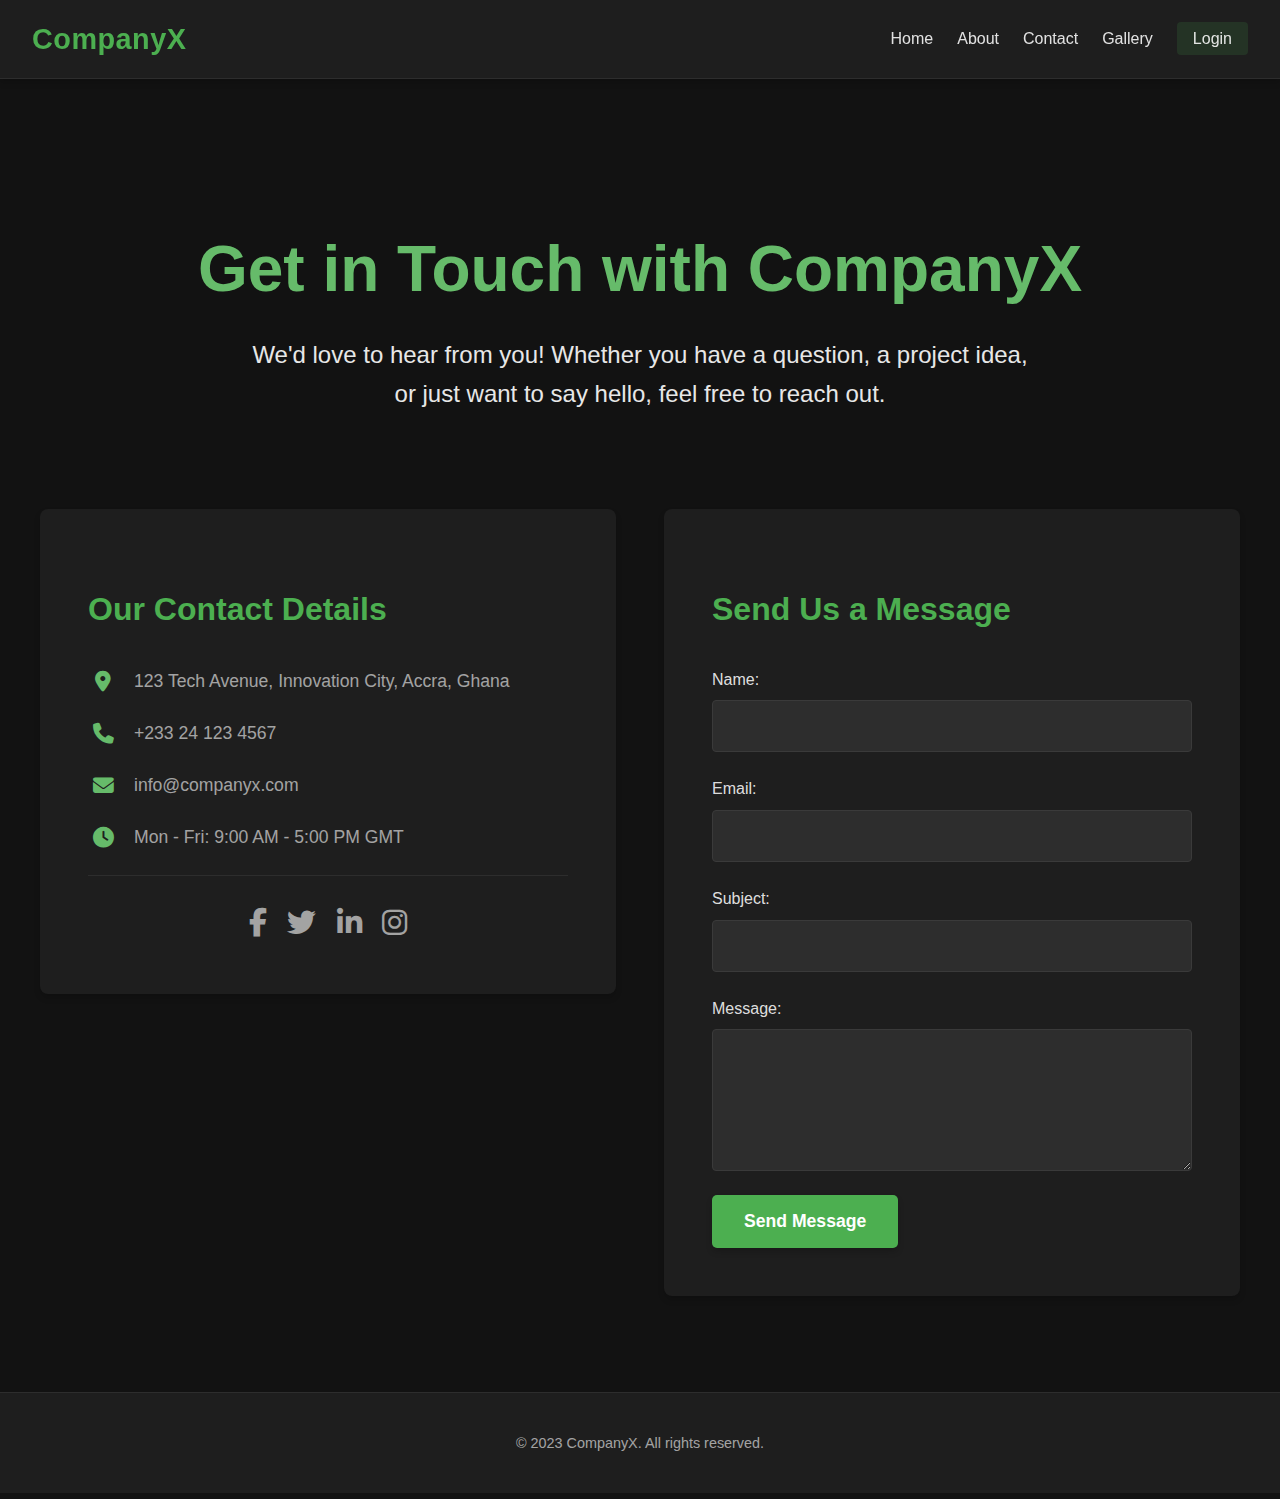
<file: contact.html>
<!DOCTYPE html>
<html lang="en">
  <head>
    <meta charset="UTF-8" />
    <meta name="viewport" content="width=device-width, initial-scale=1.0" />
    <title>CompanyX | Contact Us</title>
    <link
      rel="stylesheet"
      href="https://cdnjs.cloudflare.com/ajax/libs/font-awesome/6.4.0/css/all.min.css"
    />
    <style>
      /* ===== DESIGN SYSTEM (Repeated for self-containment) ===== */
      :root {
        /* Color Palette */
        --primary-500: #4caf50; /* Main brand green */
        --primary-400: #66bb6a; /* Light green */
        --primary-600: #388e3c; /* Dark green */

        --dark-900: #121212; /* Deepest dark */
        --dark-800: #1e1e1e; /* Surface dark */
        --dark-700: #2d2d2d; /* Elevated dark */
        --dark-600: #3a3a3a; /* Used for feature cards */

        --light-100: #ffffff; /* Pure white */
        --light-200: #f5f5f5; /* Light background */
        --light-300: #e0e0e0; /* Borders/divider */

        --accent-500: #ffc107; /* Yellow accent */
        --error-500: #f44336; /* Error red */

        /* Typography */
        --text-primary: rgba(255, 255, 255, 0.87);
        --text-secondary: rgba(255, 255, 255, 0.6);
        --text-disabled: rgba(255, 255, 255, 0.38);

        /* Effects */
        --shadow-sm: 0 1px 3px rgba(0, 0, 0, 0.12);
        --shadow-md: 0 4px 6px rgba(0, 0, 0, 0.16);
        --shadow-lg: 0 10px 15px rgba(0, 0, 0, 0.24);

        /* Spacing */
        --space-xs: 0.5rem;
        --space-sm: 1rem;
        --space-md: 1.5rem;
        --space-lg: 2rem;
        --space-xl: 3rem;
      }

      /* ===== BASE STYLES ===== */
      html {
        box-sizing: border-box;
      }

      *,
      *::before,
      *::after {
        box-sizing: inherit;
      }

      body {
        background-color: var(--dark-900);
        color: var(--text-primary);
        font-family: "Inter", -apple-system, BlinkMacSystemFont, sans-serif;
        line-height: 1.6;
        margin: 0;
        padding: 0;
        overflow-x: hidden;
        -webkit-font-smoothing: antialiased;
        -moz-osx-font-smoothing: grayscale;
      }

      .container {
        max-width: 1200px;
        margin: 0 auto;
        padding: 0 var(--space-md);
      }

      /* ===== HEADER COMPONENT (Copied from main.css to ensure self-containment) ===== */
      header {
        background-color: var(--dark-800);
        box-shadow: var(--shadow-md);
        position: sticky;
        top: 0;
        z-index: 1000;
        border-bottom: 1px solid var(--dark-700);
      }

      .header-container {
        display: flex;
        justify-content: space-between;
        align-items: center;
        max-width: 1440px;
        margin: 0 auto;
        padding: var(--space-sm) var(--space-lg);
      }

      .header-container .logo {
        font-size: 1.8rem;
        font-weight: 700;
        color: var(--primary-500);
        letter-spacing: 0.5px;
      }

      .header-container .logo:hover {
        color: var(--primary-400);
      }

      .header-container nav {
        display: flex;
        align-items: center;
      }

      .header-container nav #hamburger {
        display: none; /* Hidden on desktop */
        color: var(--light-100);
        font-size: 1.5rem;
        cursor: pointer;
        padding: var(--space-xs);
      }

      .header-container nav #hamburger:hover {
        color: var(--primary-500);
      }

      .header-container nav #nav-menu {
        display: flex;
        gap: var(--space-md);
        list-style: none;
        margin: 0;
        padding: 0;
      }

      .header-container nav #nav-menu li a {
        color: var(--text-primary);
        text-decoration: none;
        font-weight: 500;
        font-size: 1rem;
        padding: var(--space-xs) 0;
        position: relative;
        transition: color 0.2s ease;
      }

      .header-container nav #nav-menu li a:hover {
        color: var(--primary-500);
      }

      .header-container nav #nav-menu li a:hover::after {
        width: 100%;
      }

      .header-container nav #nav-menu li a::after {
        content: "";
        position: absolute;
        bottom: 0;
        left: 0;
        width: 0;
        height: 2px;
        background-color: var(--primary-500);
        transition: width 0.3s ease;
      }

      .header-container nav #nav-menu li:last-child a {
        background-color: rgba(76, 175, 80, 0.15);
        padding: var(--space-xs) var(--space-sm);
        border-radius: 4px;
        transition: background-color 0.2s ease;
      }

      .header-container nav #nav-menu li:last-child a:hover {
        background-color: rgba(76, 175, 80, 0.3);
      }

      /* Mobile Navigation Specific Styles */
      @media (max-width: 768px) {
        .header-container {
          padding: var(--space-sm);
        }

        .header-container nav #hamburger {
          display: block; /* Show hamburger on mobile */
        }

        .header-container nav #nav-menu {
          position: fixed;
          top: 72px; /* Adjust to header height */
          left: -100%; /* Off-screen by default */
          flex-direction: column;
          background-color: var(--dark-800);
          width: 100%;
          padding: var(--space-md) 0;
          gap: var(--space-lg);
          box-shadow: var(--shadow-lg);
          transition: left 0.3s ease;
        }

        .header-container nav #nav-menu.active {
          left: 0; /* Slide in when active */
        }

        .header-container nav #nav-menu li {
          width: 100%;
          text-align: center;
        }

        .header-container nav #nav-menu li a {
          display: block;
          padding: var(--space-xs) var(--space-md);
        }

        .header-container nav #nav-menu li a::after {
          display: none; /* Hide underline for mobile menu items */
        }

        .header-container nav #nav-menu li:last-child a {
          margin: 0 auto;
          width: max-content;
        }

        body.no-scroll {
          overflow-y: hidden;
          position: fixed;
          width: 100%;
        }
      }

      /* ===== CONTACT PAGE SPECIFIC STYLES ===== */
      .contact-hero {
        background-image: url("https://images.unsplash.com/photo-1678203699263-917199c725b2?fm=jpg&q=60&w=3000&ixlib=rb-4.1.0&ixid=M3wxMjA3fDB8MHxzZWFyY2h8Mnx8aGVybyUyMGimge%3Dcenter%2Fcover%20no-repeat");
        background-size: cover;
        background-position: center;
        background-repeat: no-repeat;
        background-attachment: fixed;

        padding: 6rem 0 3rem; /* More padding top to account for sticky header */
        text-align: center;
        color: var(--light-100);
      }

      .contact-hero h1 {
        font-size: clamp(2.5rem, 5vw, 4rem);
        margin-bottom: var(--space-sm);
        color: var(--primary-400);
      }

      .contact-hero p {
        font-size: clamp(1.1rem, 2vw, 1.5rem);
        max-width: 800px;
        margin: 0 auto;
        opacity: 0.9;
      }

      .contact-content {
        display: flex;
        flex-wrap: wrap;
        gap: var(--space-xl);
        padding: var(--space-xl) 0;
        align-items: flex-start;
      }

      .contact-info,
      .contact-form-container {
        flex: 1 1 45%; /* This is the line to edit! */
        min-width: 300px; /* Minimum width before wrapping */
      }

      .contact-info {
        background-color: var(--dark-800);
        padding: var(--space-xl);
        border-radius: 8px;
        box-shadow: var(--shadow-md);
      }

      .contact-info h2 {
        font-size: 2rem;
        color: var(--primary-500);
        margin-bottom: var(--space-lg);
      }

      .contact-info ul {
        list-style: none;
        padding: 0;
        margin: 0;
      }

      .contact-info ul li {
        display: flex;
        align-items: center;
        margin-bottom: var(--space-md);
        font-size: 1.1rem;
        color: var(--text-secondary);
      }

      .contact-info ul li i {
        color: var(--primary-400);
        margin-right: var(--space-sm);
        font-size: 1.3rem;
        width: 30px; /* Fixed width for icon alignment */
        text-align: center;
      }

      .contact-info .social-links {
        margin-top: var(--space-md);
        padding-top: var(--space-md);
        border-top: 1px solid var(--dark-700);
        text-align: center;
      }

      .contact-info .social-links a {
        color: var(--text-secondary);
        font-size: 1.8rem;
        margin: 0 var(--space-xs);
        transition: color 0.3s ease;
      }

      .contact-info .social-links a:hover {
        color: var(--primary-400);
      }

      .contact-form-container {
        background-color: var(--dark-800);
        padding: var(--space-xl);
        border-radius: 8px;
        box-shadow: var(--shadow-md);
      }

      .contact-form-container h2 {
        font-size: 2rem;
        color: var(--primary-500);
        margin-bottom: var(--space-lg);
      }

      .contact-form {
        display: flex;
        flex-direction: column;
      }

      .contact-form label {
        margin-bottom: var(--space-xs);
        color: var(--text-primary);
        font-weight: 500;
      }

      .contact-form input[type="text"],
      .contact-form input[type="email"],
      .contact-form textarea {
        background-color: var(--dark-700);
        border: 1px solid var(--dark-600);
        border-radius: 4px;
        padding: var(--space-sm);
        margin-bottom: var(--space-md);
        color: var(--light-100);
        font-size: 1rem;
        transition: border-color 0.3s ease, box-shadow 0.3s ease;
      }

      .contact-form input[type="text"]:focus,
      .contact-form input[type="email"]:focus,
      .contact-form textarea:focus {
        border-color: var(--primary-500);
        outline: none;
        box-shadow: 0 0 0 3px rgba(76, 175, 80, 0.3);
      }

      .contact-form textarea {
        min-height: 120px;
        resize: vertical;
      }

      .contact-form button {
        background-color: var(--primary-500);
        color: var(--light-100);
        border: none;
        padding: var(--space-sm) var(--space-lg);
        border-radius: 5px;
        font-size: 1.1rem;
        font-weight: 600;
        cursor: pointer;
        transition: background-color 0.3s ease, transform 0.2s ease,
          box-shadow 0.3s ease;
        box-shadow: var(--shadow-md);
        align-self: flex-start; /* Align button to the left */
      }

      .contact-form button:hover {
        background-color: var(--primary-400);
        transform: translateY(-2px);
        box-shadow: var(--shadow-lg);
      }

      /* ===== POPUP CONFIRMATION STYLES ===== */
      .popup-overlay {
        position: fixed;
        top: 0;
        left: 0;
        width: 100%;
        height: 100%;
        background-color: rgba(0, 0, 0, 0.7);
        display: flex;
        justify-content: center;
        align-items: center;
        z-index: 10000;
        visibility: hidden;
        opacity: 0;
        transition: opacity 0.3s ease, visibility 0.3s ease;
      }

      .popup-overlay.show {
        visibility: visible;
        opacity: 1;
      }

      .popup-content {
        background-color: var(--dark-800);
        color: var(--light-100);
        padding: 2.5rem;
        border-radius: 12px;
        text-align: center;
        box-shadow: var(--shadow-lg);
        transform: translateY(20px);
        opacity: 0;
        transition: transform 0.3s ease, opacity 0.3s ease;
        max-width: 450px;
        width: 90%;
        border: 1px solid var(--primary-600);
      }

      .popup-overlay.show .popup-content {
        transform: translateY(0);
        opacity: 1;
      }

      .popup-content .icon {
        font-size: 4rem;
        color: var(--primary-500);
        margin-bottom: 1rem;
      }

      .popup-content h3 {
        font-size: 1.8rem;
        margin-bottom: 0.75rem;
        color: var(--primary-400);
      }

      .popup-content p {
        font-size: 1.1rem;
        color: var(--text-secondary);
        margin-bottom: 1.5rem;
        line-height: 1.5;
      }

      .popup-content button {
        background-color: var(--primary-500);
        color: var(--light-100);
        border: none;
        padding: 0.8rem 2rem;
        border-radius: 6px;
        font-size: 1rem;
        font-weight: 600;
        cursor: pointer;
        transition: background-color 0.3s ease, transform 0.2s ease;
      }

      .popup-content button:hover {
        background-color: var(--primary-400);
        transform: translateY(-2px);
      }

      /* ===== FOOTER (Copied from main.css to ensure self-containment) ===== */
      .footer {
        background-color: var(--dark-800);
        color: var(--text-secondary);
        text-align: center;
        padding: var(--space-md) var(--space-sm);
        font-size: 0.9rem;
        margin-top: 3rem;
        border-top: 1px solid var(--dark-700);
      }

      /* Responsive adjustments for contact page */
      @media (max-width: 768px) {
        .contact-content {
          flex-direction: column; /* Stack columns on small screens */
          gap: var(--space-lg); /* Adjust gap for stacking */
          padding: var(--space-lg) var(--space-sm); /* More balanced padding */
          align-items: stretch; /* Re-stretch items when stacked vertically */
        }

        .contact-info,
        .contact-form-container {
          padding: var(--space-lg); /* Reduce padding inside containers */
        }

        .contact-info h2,
        .contact-form-container h2 {
          font-size: 1.7rem; /* Smaller headings */
          margin-bottom: var(--space-md);
        }

        .contact-info ul li {
          font-size: 1rem; /* Smaller list items */
        }
      }
    </style>
  </head>
  <body>
    <header>
      <div class="header-container">
        <div class="logo">CompanyX</div>
        <nav>
          <div class="hamburger" id="hamburger">
            <i class="fas fa-bars"></i>
          </div>
          <ul id="nav-menu">
            <li><a href="index.html">Home</a></li>
            <li><a href="index.html#about">About</a></li>
            <li><a href="contact.html">Contact</a></li>
            <li><a href="index.html#gallery">Gallery</a></li>
            <li><a href="login.html">Login</a></li>
          </ul>
        </nav>
      </div>
    </header>

    <section class="contact-hero">
      <div class="container">
        <h1>Get in Touch with CompanyX</h1>
        <p>
          We'd love to hear from you! Whether you have a question, a project
          idea, or just want to say hello, feel free to reach out.
        </p>
      </div>
    </section>

    <section class="contact-content container">
      <div class="contact-info">
        <h2>Our Contact Details</h2>
        <ul>
          <li>
            <i class="fas fa-map-marker-alt"></i> 123 Tech Avenue, Innovation
            City, Accra, Ghana
          </li>
          <li><i class="fas fa-phone"></i> +233 24 123 4567</li>
          <li><i class="fas fa-envelope"></i> info@companyx.com</li>
          <li><i class="fas fa-clock"></i> Mon - Fri: 9:00 AM - 5:00 PM GMT</li>
        </ul>
        <div class="social-links">
          <a href="#"><i class="fab fa-facebook-f"></i></a>
          <a href="#"><i class="fab fa-twitter"></i></a>
          <a href="#"><i class="fab fa-linkedin-in"></i></a>
          <a href="#"><i class="fab fa-instagram"></i></a>
        </div>
      </div>

      <div class="contact-form-container">
        <h2>Send Us a Message</h2>
        <form id="contactForm" class="contact-form">
          <label for="name">Name:</label>
          <input type="text" id="name" name="name" required />

          <label for="email">Email:</label>
          <input type="email" id="email" name="email" required />

          <label for="subject">Subject:</label>
          <input type="text" id="subject" name="subject" />

          <label for="message">Message:</label>
          <textarea id="message" name="message" rows="6" required></textarea>

          <button type="submit">Send Message</button>
        </form>
      </div>
    </section>

    <footer class="footer">
      <p>© 2023 CompanyX. All rights reserved.</p>
    </footer>

    <div class="popup-overlay" id="confirmationPopup">
      <div class="popup-content">
        <div class="icon"><i class="fas fa-check-circle"></i></div>
        <h3>Message Sent Successfully!</h3>
        <p>
          Thank you for reaching out. We have received your message and will get
          back to you shortly.
        </p>
        <button id="closePopup">OK</button>
      </div>
    </div>

    <script>
      document.addEventListener("DOMContentLoaded", () => {
        // --- Header Navigation System (Copied for self-containment) ---
        const hamburger = document.getElementById("hamburger");
        const navMenu = document.getElementById("nav-menu");
        const navLinks = document.querySelectorAll("#nav-menu a");
        const header = document.querySelector("header");

        if (hamburger && navMenu && navLinks.length > 0 && header) {
          hamburger.addEventListener("click", () => {
            navMenu.classList.toggle("active");
            const hamburgerIcon = hamburger.querySelector("i");
            if (hamburgerIcon) {
              hamburgerIcon.classList.toggle("fa-bars");
              hamburgerIcon.classList.toggle("fa-times");
            }
            document.body.classList.toggle("no-scroll");
          });

          navLinks.forEach((link) => {
            link.addEventListener("click", () => {
              if (navMenu.classList.contains("active")) {
                navMenu.classList.remove("active");
                const hamburgerIcon = hamburger.querySelector("i");
                if (hamburgerIcon) {
                  hamburgerIcon.classList.remove("fa-times");
                  hamburgerIcon.classList.add("fa-bars");
                }
                document.body.classList.remove("no-scroll");
              }
            });
          });

          // Close menu when clicking outside (adjusted for contact page)
          document.addEventListener("click", (e) => {
            if (!e.target.closest("nav") && !e.target.closest("#hamburger")) {
              if (navMenu.classList.contains("active")) {
                navMenu.classList.remove("active");
                const hamburgerIcon = hamburger.querySelector("i");
                if (hamburgerIcon) {
                  hamburgerIcon.classList.remove("fa-times");
                  hamburgerIcon.classList.add("fa-bars");
                }
                document.body.classList.remove("no-scroll");
              }
            }
          });
        }

        // --- Contact Form Submission and Pop-up Logic ---
        const contactForm = document.getElementById("contactForm");
        const confirmationPopup = document.getElementById("confirmationPopup");
        const closePopupButton = document.getElementById("closePopup");

        if (contactForm && confirmationPopup && closePopupButton) {
          contactForm.addEventListener("submit", function (event) {
            event.preventDefault(); // Prevent default form submission

            // In a real application, you would send this data to a server
            // For now, we'll just simulate success.
            console.log("Form submitted!");
            console.log("Name:", document.getElementById("name").value);
            console.log("Email:", document.getElementById("email").value);
            console.log("Subject:", document.getElementById("subject").value);
            console.log("Message:", document.getElementById("message").value);

            // Show the confirmation pop-up
            confirmationPopup.classList.add("show");
            document.body.classList.add("no-scroll"); // Prevent scrolling while popup is open

            // Clear the form fields
            contactForm.reset();
          });

          closePopupButton.addEventListener("click", function () {
            confirmationPopup.classList.remove("show");
            document.body.classList.remove("no-scroll"); // Re-enable scrolling
          });

          // Close popup if clicked outside (on the overlay)
          confirmationPopup.addEventListener("click", function (event) {
            if (event.target === confirmationPopup) {
              confirmationPopup.classList.remove("show");
              document.body.classList.remove("no-scroll");
            }
          });
        }
      });
    </script>
  </body>
</html>
</file>
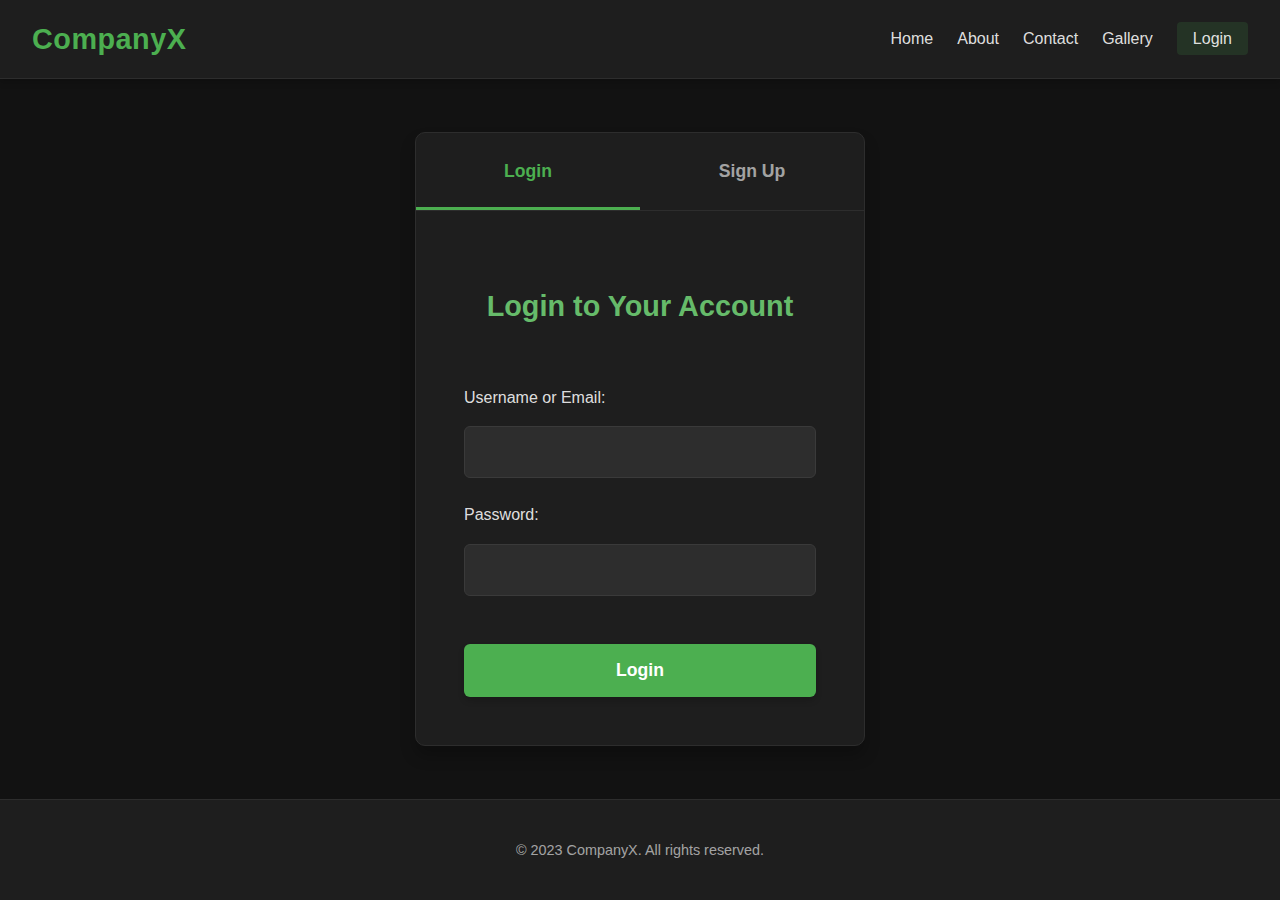
<file: dashboard.html>
<!DOCTYPE html>
<html lang="en">
  <head>
    <meta charset="UTF-8" />
    <meta name="viewport" content="width=device-width, initial-scale=1.0" />
    <title>CompanyX | Dashboard</title>
    <link
      rel="stylesheet"
      href="https://cdnjs.cloudflare.com/ajax/libs/font-awesome/6.4.0/css/all.min.css"
    />
    <style>
      /* ===== DESIGN SYSTEM (Repeated for self-containment) ===== */
:root {
    /* Color Palette */
    --primary-500: #4caf50; /* Main brand green */
    --primary-400: #66bb6a; /* Light green */
    --primary-600: #388e3c; /* Dark green */

    --dark-900: #121212; /* Deepest dark */
    --dark-800: #1e1e1e; /* Surface dark */
    --dark-700: #2d2d2d; /* Elevated dark */
    --dark-600: #3a3a3a; /* Used for feature cards */

    --light-100: #ffffff; /* Pure white */
    --light-200: #f5f5f5; /* Light background */
    --light-300: #e0e0e0; /* Borders/divider */

    --accent-500: #ffc107; /* Yellow accent */
    --error-500: #f44336; /* Error red */
    --info-500: #2196f3; /* Blue for info */

    /* Typography */
    --text-primary: rgba(255, 255, 255, 0.87);
    --text-secondary: rgba(255, 255, 255, 0.6);
    --text-disabled: rgba(255, 255, 255, 0.38);

    /* Effects */
    --shadow-sm: 0 1px 3px rgba(0, 0, 0, 0.12);
    --shadow-md: 0 4px 6px rgba(0, 0, 0, 0.16);
    --shadow-lg: 0 10px 15px rgba(0, 0, 0, 0.24);

    /* Spacing */
    --space-xs: 0.5rem;
    --space-sm: 1rem;
    --space-md: 1.5rem;
    --space-lg: 2rem;
    --space-xl: 3rem;
}

/* ===== BASE STYLES ===== */
html {
    box-sizing: border-box;
}

*,
*::before,
*::after {
    box-sizing: inherit;
}

body {
    background-color: var(--dark-900);
    color: var(--text-primary);
    font-family: "Inter", -apple-system, BlinkMacSystemFont, sans-serif;
    line-height: 1.6;
    margin: 0;
    padding: 0;
    overflow-x: hidden; /* Prevent horizontal scroll from overflowing content */
    -webkit-font-smoothing: antialiased;
    -moz-osx-font-smoothing: grayscale;
    display: flex;
    flex-direction: column;
    min-height: 100vh;
}

.container {
    max-width: 1200px;
    margin: 0 auto;
    padding: 0 var(--space-md);
}

/* ===== HEADER COMPONENT (Copied from main.css to ensure self-containment) ===== */
header {
    background-color: var(--dark-800);
    box-shadow: var(--shadow-md);
    position: sticky;
    top: 0;
    z-index: 1000;
    border-bottom: 1px solid var(--dark-700);
}

.header-container {
    display: flex;
    justify-content: space-between;
    align-items: center;
    max-width: 1440px;
    margin: 0 auto;
    padding: var(--space-sm) var(--space-lg);
}

.header-container .logo {
    font-size: 1.8rem;
    font-weight: 700;
    color: var(--primary-500);
    letter-spacing: 0.5px;
}

.header-container .logo:hover {
    color: var(--primary-400);
}

.header-container nav {
    display: flex;
    align-items: center;
}

.header-container nav #hamburger {
    display: none; /* Hidden on desktop */
    color: var(--light-100);
    font-size: 1.5rem;
    cursor: pointer;
    padding: var(--space-xs);
}

.header-container nav #hamburger:hover {
    color: var(--primary-500);
}

.header-container nav #nav-menu {
    display: flex;
    gap: var(--space-md);
    list-style: none;
    margin: 0;
    padding: 0;
}

.header-container nav #nav-menu li a {
    color: var(--text-primary);
    text-decoration: none;
    font-weight: 500;
    font-size: 1rem;
    padding: var(--space-xs) 0;
    position: relative;
    transition: color 0.2s ease;
}

.header-container nav #nav-menu li a:hover {
    color: var(--primary-500);
}

.header-container nav #nav-menu li a:hover::after {
    width: 100%;
}

.header-container nav #nav-menu li a::after {
    content: "";
    position: absolute;
    bottom: 0;
    left: 0;
    width: 0;
    height: 2px;
    background-color: var(--primary-500);
    transition: width 0.3s ease;
}

.header-container nav #nav-menu li:last-child a {
    background-color: rgba(76, 175, 80, 0.15);
    padding: var(--space-xs) var(--space-sm);
    border-radius: 4px;
    transition: background-color 0.2s ease;
}

.header-container nav #nav-menu li:last-child a:hover {
    background-color: rgba(76, 175, 80, 0.3);
}

/* Added Logout button styling */
.header-container .logout-btn {
    background-color: var(--error-500);
    color: var(--light-100);
    padding: 0.5rem 1rem;
    border-radius: 4px;
    text-decoration: none;
    font-weight: 600;
    font-size: 1rem;
    transition: background-color 0.2s ease;
    border: none;
    cursor: pointer;
    margin-left: var(--space-md);
}
.header-container .logout-btn:hover {
    background-color: #d32f2f; /* Darker red */
}

/* Mobile Navigation Specific Styles */
@media (max-width: 768px) {
    .header-container {
        padding: var(--space-sm);
    }

    .header-container nav #hamburger {
        display: block; /* Show hamburger on mobile */
    }

    .header-container nav #nav-menu {
        position: fixed;
        top: 72px; /* Adjust to header height */
        left: -100%; /* Off-screen by default */
        flex-direction: column;
        background-color: var(--dark-800);
        width: 100%;
        height: calc(100vh - 72px); /* Take full remaining viewport height */
        padding: var(--space-md) 0;
        gap: var(--space-lg);
        box-shadow: var(--shadow-lg);
        transition: left 0.3s ease;
        overflow-y: auto; /* Enable scrolling if menu content is long */
    }

    .header-container nav #nav-menu.active {
        left: 0; /* Slide in when active */
    }

    .header-container nav #nav-menu li {
        width: 100%;
        text-align: center;
    }

    .header-container nav #nav-menu li a {
        display: block;
        padding: var(--space-xs) var(--space-md);
    }

    .header-container nav #nav-menu li a::after {
        display: none; /* Hide underline for mobile menu items */
    }

    .header-container nav #nav-menu li:last-child a {
        margin: 0 auto;
        width: max-content;
    }

    .header-container .logout-btn {
        margin: 0 auto; /* Center logout button in mobile menu */
        width: fit-content; /* Make it fit its content */
        display: block; /* Ensure it takes full width for centering if needed */
    }


    body.no-scroll {
        overflow-y: hidden;
        position: fixed;
        width: 100%;
    }
}

/* ===== DASHBOARD SPECIFIC STYLES ===== */
.dashboard-main {
    flex-grow: 1;
    padding: var(--space-xl) 0;
}

.dashboard-main h1 {
    font-size: clamp(2.2rem, 4vw, 3.5rem);
    color: var(--primary-400);
    text-align: center;
    margin-bottom: var(--space-lg);
}

.dashboard-header {
    display: flex;
    justify-content: space-between;
    align-items: center;
    margin-bottom: var(--space-lg);
    flex-wrap: wrap; /* Allow wrapping on small screens */
    gap: var(--space-sm);
}

.dashboard-header h2 {
    font-size: 1.8rem;
    color: var(--light-100);
}

.dashboard-header button {
    background-color: var(--primary-500);
    color: var(--light-100);
    border: none;
    padding: 0.7rem 1.5rem;
    border-radius: 6px;
    font-size: 1rem;
    font-weight: 600;
    cursor: pointer;
    transition: background-color 0.3s ease, transform 0.2s ease;
    box-shadow: var(--shadow-sm);
    /* Make button fit content on larger screens, but grow on mobile */
    min-width: fit-content;
}

.dashboard-header button:hover {
    background-color: var(--primary-400);
    transform: translateY(-2px);
    box-shadow: var(--shadow-md);
}

.data-table {
    width: 100%;
    border-collapse: collapse;
    margin-bottom: var(--space-xl);
    box-shadow: var(--shadow-md);
    border-radius: 8px;
    overflow: hidden; /* Ensures rounded corners apply to content */
    background-color: var(--dark-600); /* Base background for the whole table container */
}

.data-table th,
.data-table td {
    padding: var(--space-md) var(--space-sm);
    text-align: left;
    border-bottom: 1px solid var(--dark-700);
    color: var(--text-secondary);
}

.data-table th {
    background-color: var(--dark-700);
    color: var(--light-100);
    font-weight: 600;
    font-size: 1.05rem;
    position: sticky;
    top: 0;
    z-index: 1;
}

.data-table tbody tr:nth-child(even) {
    background-color: var(--dark-800);
}

.data-table tbody tr:hover {
    background-color: var(--dark-700);
}

/* Original td background was dark-600, let's make it consistent with tr */
.data-table td {
    background-color: var(--dark-600);
}
.data-table tbody tr:nth-child(even) td {
    background-color: var(--dark-800); /* Use dark-800 for even rows */
}


.data-table .actions button {
    background: none;
    border: none;
    color: var(--primary-400);
    cursor: pointer;
    font-size: 1.1rem;
    margin-right: var(--space-sm);
    transition: color 0.2s ease, transform 0.2s ease;
    /* Ensure touch target size for action buttons */
    min-width: 36px;
    min-height: 36px;
}

.data-table .actions button:hover {
    color: var(--primary-500);
    transform: scale(1.1);
}

.data-table .actions .delete-btn {
    color: var(--error-500);
}
.data-table .actions .delete-btn:hover {
    color: #d32f2f;
}

/* Form for Add/Edit Item */
.form-section {
    background-color: var(--dark-800);
    padding: var(--space-xl);
    border-radius: 8px;
    box-shadow: var(--shadow-md);
    margin-bottom: var(--space-xl);
}

.form-section h3 {
    font-size: 1.8rem;
    color: var(--primary-500);
    margin-bottom: var(--space-lg);
    text-align: center;
}

.crud-form {
    display: grid;
    grid-template-columns: 1fr; /* Default to single column on small screens */
    gap: var(--space-md);
}

@media (min-width: 600px) {
    .crud-form {
        grid-template-columns: repeat(2, 1fr);
    }
}
@media (min-width: 900px) {
    .crud-form {
        grid-template-columns: repeat(3, 1fr);
    }
}

.crud-form .form-group {
    display: flex;
    flex-direction: column;
}

.crud-form label {
    margin-bottom: var(--space-xs);
    color: var(--text-primary);
    font-weight: 500;
}

.crud-form input[type="text"],
.crud-form input[type="number"],
.crud-form textarea {
    background-color: var(--dark-700);
    border: 1px solid var(--dark-600);
    border-radius: 4px;
    padding: var(--space-sm);
    color: var(--light-100);
    font-size: 1rem;
    transition: border-color 0.3s ease, box-shadow 0.3s ease;
}

.crud-form input[type="text"]:focus,
.crud-form input[type="number"]:focus,
.crud-form textarea:focus {
    border-color: var(--primary-500);
    outline: none;
    box-shadow: 0 0 0 3px rgba(76, 175, 80, 0.3);
}

.crud-form textarea {
    min-height: 80px;
    resize: vertical;
}

.crud-form .form-buttons {
    grid-column: 1 / -1; /* Span all columns */
    display: flex;
    justify-content: center;
    gap: var(--space-md);
    margin-top: var(--space-md);
    flex-wrap: wrap; /* Allow buttons to wrap on very small screens */
}

.crud-form button {
    background-color: var(--primary-500);
    color: var(--light-100);
    border: none;
    padding: 0.8rem 1.8rem;
    border-radius: 6px;
    font-size: 1rem;
    font-weight: 600;
    cursor: pointer;
    transition: background-color 0.3s ease, transform 0.2s ease,
        box-shadow 0.3s ease;
    box-shadow: var(--shadow-sm);
    flex-grow: 1; /* Allow buttons to grow to fill space if wrapped */
    max-width: 180px; /* Limit individual button width to prevent overly wide buttons */
}

.crud-form button:hover {
    background-color: var(--primary-400);
    transform: translateY(-2px);
    box-shadow: var(--shadow-md);
}

.crud-form button.cancel-btn {
    background-color: var(--dark-600);
}
.crud-form button.cancel-btn:hover {
    background-color: var(--dark-700);
}

/* ===== POPUP NOTIFICATION STYLES (Same as login.html) ===== */
.popup-overlay {
    position: fixed;
    top: 0;
    left: 0;
    width: 100%;
    height: 100%;
    background-color: rgba(0, 0, 0, 0.7);
    display: flex;
    justify-content: center;
    align-items: center;
    z-index: 10000;
    visibility: hidden;
    opacity: 0;
    transition: opacity 0.3s ease, visibility 0.3s ease;
}

.popup-overlay.show {
    visibility: visible;
    opacity: 1;
}

.popup-content {
    background-color: var(--dark-800);
    color: var(--light-100);
    padding: 2.5rem;
    border-radius: 12px;
    text-align: center;
    box-shadow: var(--shadow-lg);
    transform: translateY(20px);
    opacity: 0;
    transition: transform 0.3s ease, opacity 0.3s ease;
    max-width: 450px;
    width: 90%;
    border: 1px solid; /* Border color set dynamically by JS */
}

.popup-overlay.show .popup-content {
    transform: translateY(0);
    opacity: 1;
}

.popup-content.success {
    border-color: var(--primary-600);
}
.popup-content.error {
    border-color: var(--error-500);
}
.popup-content.info {
    border-color: var(--info-500);
}

.popup-content .icon {
    font-size: 4rem;
    margin-bottom: 1rem;
}

.popup-content.success .icon {
    color: var(--primary-500);
}
.popup-content.error .icon {
    color: var(--error-500);
}
.popup-content.info .icon {
    color: var(--info-500);
}

.popup-content h3 {
    font-size: 1.8rem;
    margin-bottom: 0.75rem;
}

.popup-content.success h3 {
    color: var(--primary-400);
}
.popup-content.error h3 {
    color: var(--error-500);
}
.popup-content.info h3 {
    color: var(--info-500);
}

.popup-content p {
    font-size: 1.1rem;
    color: var(--text-secondary);
    margin-bottom: 1.5rem;
    line-height: 1.5;
}

.popup-content button {
    background-color: var(--primary-500);
    color: var(--light-100);
    border: none;
    padding: 0.8rem 2rem;
    border-radius: 6px;
    font-size: 1rem;
    font-weight: 600;
    cursor: pointer;
    transition: background-color 0.3s ease, transform 0.2s ease;
}

.popup-content button:hover {
    background-color: var(--primary-400);
    transform: translateY(-2px);
}

/* ===== FOOTER (Copied from main.css to ensure self-containment) ===== */
.footer {
    background-color: var(--dark-800);
    color: var(--text-secondary);
    text-align: center;
    padding: var(--space-md) var(--space-sm);
    font-size: 0.9rem;
    margin-top: auto;
    border-top: 1px solid var(--dark-700);
}

/* --- Responsive adjustments for Dashboard --- */

/* Base responsiveness for smaller screens (up to 768px) */
@media (max-width: 768px) {
    .dashboard-main {
        padding: var(--space-lg) var(--space-sm); /* Adjusted padding */
    }

    .dashboard-main h1 {
        font-size: clamp(1.8rem, 5vw, 2.5rem); /* More flexible font size */
        margin-bottom: var(--space-md);
    }

    .dashboard-header {
        flex-direction: column; /* Stack heading and button */
        align-items: flex-start; /* Align items to the start */
        gap: var(--space-md);
        margin-bottom: var(--space-md);
    }

    .dashboard-header h2 {
        font-size: 1.5rem;
    }

    .dashboard-header button {
        width: 100%; /* Make button full width */
        padding: 0.6rem 1rem; /* Slightly smaller padding */
        font-size: 0.95rem; /* Slightly smaller font */
    }

    /* --- Table Responsiveness: Transform to "Cards" --- */
    .data-table {
        border-radius: 0; /* Remove border-radius on mobile for edge-to-edge if preferred */
        box-shadow: none; /* Remove shadow for simpler mobile look */
        background-color: transparent; /* Remove table background */
    }

    .data-table thead {
        display: none; /* Hide table headers on small screens */
    }

    .data-table,
    .data-table tbody,
    .data-table tr,
    .data-table td {
        display: block; /* Make table elements behave like block elements */
        width: 100%; /* Take full width */
    }

    .data-table tr {
        margin-bottom: var(--space-md); /* Space between "cards" */
        border: 1px solid var(--dark-700); /* Border around each data row */
        border-radius: 8px; /* Rounded corners for each data row "card" */
        background-color: var(--dark-800); /* Background for each data row "card" */
        box-shadow: var(--shadow-sm); /* Subtle shadow for each card */
    }

    .data-table tbody tr:nth-child(even) {
        background-color: var(--dark-800); /* Consistent background for "cards" */
    }

    .data-table tbody tr:hover {
        background-color: var(--dark-700); /* Hover effect for cards */
    }

    .data-table td {
        border-bottom: 1px solid var(--dark-700); /* Separator between fields */
        text-align: right; /* Align data to the right */
        padding: var(--space-sm) var(--space-md); /* Adjusted padding for cells */
        position: relative; /* For pseudo-element labels */
        background-color: transparent; /* Remove individual cell background */
    }

    .data-table td:last-child {
        border-bottom: 0; /* No border for the last field in a row */
        padding-bottom: var(--space-sm); /* Add some bottom padding */
    }

    /* Add labels using data attributes and pseudo-elements */
    .data-table td::before {
        content: attr(data-label); /* Get label from data-label attribute */
        float: left; /* Float label to the left */
        font-weight: 600;
        color: var(--light-100);
        margin-right: var(--space-sm);
    }
    /* Set specific labels for each column using data-label attributes in HTML */
    .data-table td:nth-of-type(1):before { content: "ID:"; }
    .data-table td:nth-of-type(2):before { content: "Name:"; }
    .data-table td:nth-of-type(3):before { content: "Value:"; }
    .data-table td:nth-of-type(4):before { content: "Description:"; }
    .data-table td:nth-of-type(5):before { content: "Actions:"; }

    .data-table .actions {
        display: flex;
        justify-content: flex-end; /* Align action buttons to the right */
        gap: var(--space-sm); /* Space between buttons */
        padding: var(--space-sm) var(--space-md);
        flex-wrap: wrap; /* Allow action buttons to wrap if too many */
    }
    .data-table .actions button {
        margin-right: 0; /* Remove previous margin */
        flex-grow: 1; /* Allow buttons to expand */
        max-width: fit-content; /* Prevent them from becoming too wide */
        padding: 0.6rem 0.8rem; /* Smaller padding for action buttons */
        font-size: 0.85rem; /* Smaller font for action buttons */
        /* Ensure icons are aligned */
        display: inline-flex;
        align-items: center;
        gap: 0.3rem;
    }
}

/* Further adjustments for very small screens (up to 480px) */
@media (max-width: 480px) {
    .dashboard-main {
        padding: var(--space-md) var(--space-xs); /* Even tighter padding */
    }
    .dashboard-main h1 {
        font-size: clamp(1.6rem, 6vw, 2.2rem);
    }

    .form-section {
        padding: var(--space-md); /* Less padding for the form section */
    }
    .form-section h3 {
        font-size: 1.4rem;
        margin-bottom: var(--space-md);
    }
    .crud-form .form-buttons {
        flex-direction: column; /* Stack form buttons vertically */
        gap: var(--space-sm);
    }
    .crud-form button {
        width: 100%; /* Make form buttons full width */
        max-width: none; /* Remove max-width constraint */
    }
    .data-table tr {
        margin-bottom: var(--space-sm); /* Slightly less space between cards */
        border-radius: 4px; /* Slightly smaller border radius for cards */
    }
    .data-table td {
        padding: var(--space-xs) var(--space-sm); /* Tighter padding for table cells */
    }
    .data-table .actions button {
        padding: 0.5rem 0.7rem; /* Even smaller padding for action buttons */
        font-size: 0.8rem; /* Even smaller font for action buttons */
    }
}
    </style>
  </head>
  <body>
    <header>
      <div class="header-container">
        <div class="logo">CompanyX</div>
        <nav>
          <div class="hamburger" id="hamburger">
            <i class="fas fa-bars"></i>
          </div>
          <ul id="nav-menu">
            <li><a href="index.html">Home</a></li>
            <li><a href="index.html#about">About</a></li>
            <li><a href="contact.html">Contact</a></li>
            <li><a href="index.html#gallery">Gallery</a></li>
            </ul>
        </nav>
      </div>
    </header>

    <main class="dashboard-main container">
      <h1>Dashboard <span id="welcomeUser"></span></h1>

      <section class="form-section" id="crudFormSection">
        <h3 id="formTitle">Add New Item</h3>
        <form id="crudForm" class="crud-form">
          <input type="hidden" id="itemId" />
          <div class="form-group">
            <label for="itemName">Item Name:</label>
            <input type="text" id="itemName" required />
          </div>
          <div class="form-group">
            <label for="itemValue">Value:</label>
            <input type="number" id="itemValue" required />
          </div>
          <div class="form-group">
            <label for="itemDescription">Description:</label>
            <textarea id="itemDescription" rows="3"></textarea>
          </div>
          <div class="form-buttons">
            <button type="submit" id="saveBtn">Add Item</button>
            <button type="button" id="cancelEditBtn" class="cancel-btn" style="display: none;">Cancel</button>
          </div>
        </form>
      </section>

<section class="data-display-section">
    <div class="dashboard-header">
        <h2>Your Data</h2>
        <button id="addNewItemBtn">Add New Item</button>
    </div>
    <div class="table-wrapper">
        <table class="data-table">
            <thead>
                <tr>
                    <th>ID</th>
                    <th>Name</th>
                    <th>Value</th>
                    <th>Description</th>
                    <th>Actions</th>
                </tr>
            </thead>
            <tbody id="dataTableBody">
            </tbody>
        </table>
    </div>
    </section>
    </main>

    <footer class="footer">
      <p>© 2023 CompanyX. All rights reserved.</p>
    </footer>

    <div class="popup-overlay" id="notificationPopup">
      <div class="popup-content">
        <div class="icon"></div>
        <h3></h3>
        <p></p>
        <button id="closePopup">OK</button>
      </div>
    </div>

    <script>
      document.addEventListener("DOMContentLoaded", () => {
        // --- Authentication Check ---
        const isLoggedIn = localStorage.getItem("isLoggedIn");
        const loggedInUser = localStorage.getItem("loggedInUser");

        if (isLoggedIn !== "true") {
          window.location.href = "login.html"; // Redirect if not logged in
          return; // Stop further script execution
        }

        // Add welcome message
        const welcomeUserSpan = document.getElementById("welcomeUser");
        if (welcomeUserSpan && loggedInUser) {
          welcomeUserSpan.textContent = `Welcome, ${loggedInUser}!`;
        }

        // Add Logout button to header navigation
        const navMenu = document.getElementById("nav-menu");
        if (navMenu) {
          const logoutLi = document.createElement("li");
          const logoutBtn = document.createElement("button");
          logoutBtn.classList.add("logout-btn");
          logoutBtn.textContent = "Logout";
          logoutBtn.addEventListener("click", () => {
            localStorage.removeItem("isLoggedIn");
            localStorage.removeItem("loggedInUser");
            localStorage.removeItem("dashboardData"); // Clear dashboard data on logout
            window.location.href = "login.html";
          });
          logoutLi.appendChild(logoutBtn);
          navMenu.appendChild(logoutLi);
        }

        // --- Header Navigation System (Copied for self-containment) ---
        const hamburger = document.getElementById("hamburger");
        const navLinks = document.querySelectorAll("#nav-menu a");
        const header = document.querySelector("header");

        if (hamburger && navMenu && navLinks.length > 0 && header) {
          hamburger.addEventListener("click", () => {
            navMenu.classList.toggle("active");
            const hamburgerIcon = hamburger.querySelector("i");
            if (hamburgerIcon) {
              hamburgerIcon.classList.toggle("fa-bars");
              hamburgerIcon.classList.toggle("fa-times");
            }
            document.body.classList.toggle("no-scroll");
          });

          navLinks.forEach((link) => {
            link.addEventListener("click", () => {
              if (navMenu.classList.contains("active")) {
                navMenu.classList.remove("active");
                const hamburgerIcon = hamburger.querySelector("i");
                if (hamburgerIcon) {
                  hamburgerIcon.classList.remove("fa-times");
                  hamburgerIcon.classList.add("fa-bars");
                }
                document.body.classList.remove("no-scroll");
              }
            });
          });

          document.addEventListener("click", (e) => {
            if (!e.target.closest("nav") && !e.target.closest("#hamburger")) {
              if (navMenu.classList.contains("active")) {
                navMenu.classList.remove("active");
                const hamburgerIcon = hamburger.querySelector("i");
                if (hamburgerIcon) {
                  hamburgerIcon.classList.remove("fa-times");
                  hamburgerIcon.classList.add("fa-bars");
                }
                document.body.classList.remove("no-scroll");
              }
            }
          });
        }

        // --- Popup Notification Logic (Copied for self-containment) ---
        const notificationPopup = document.getElementById("notificationPopup");
        const popupContent = notificationPopup.querySelector(".popup-content");
        const popupIcon = popupContent.querySelector(".icon");
        const popupTitle = popupContent.querySelector("h3");
        const popupMessage = popupContent.querySelector("p");
        const closePopupButton = document.getElementById("closePopup");

        function showPopup(type, title, message) {
          popupContent.classList.remove("success", "error", "info");
          popupIcon.innerHTML = "";

          popupContent.classList.add(type);
          if (type === "success") {
            popupIcon.innerHTML = '<i class="fas fa-check-circle"></i>';
          } else if (type === "error") {
            popupIcon.innerHTML = '<i class="fas fa-times-circle"></i>';
          } else if (type === "info") {
            popupIcon.innerHTML = '<i class="fas fa-info-circle"></i>';
          }

          popupTitle.textContent = title;
          popupMessage.textContent = message;
          notificationPopup.classList.add("show");
          document.body.classList.add("no-scroll");
        }

        function hidePopup() {
          notificationPopup.classList.remove("show");
          document.body.classList.remove("no-scroll");
        }

        closePopupButton.addEventListener("click", hidePopup);
        notificationPopup.addEventListener("click", (e) => {
          if (e.target === notificationPopup) {
            hidePopup();
          }
        });

        // --- Dashboard Data & CRUD Operations (Simulated with localStorage) ---
        const dataTableBody = document.getElementById("dataTableBody");
        const crudForm = document.getElementById("crudForm");
        const itemIdInput = document.getElementById("itemId");
        const itemNameInput = document.getElementById("itemName");
        const itemValueInput = document.getElementById("itemValue");
        const itemDescriptionInput = document.getElementById("itemDescription");
        const formTitle = document.getElementById("formTitle");
        const saveBtn = document.getElementById("saveBtn");
        const cancelEditBtn = document.getElementById("cancelEditBtn");
        const addNewItemBtn = document.getElementById("addNewItemBtn");

        let data = []; // This will hold our items

        // Function to load data from localStorage
        function loadData() {
          const storedData = localStorage.getItem("dashboardData");
          if (storedData) {
            data = JSON.parse(storedData);
          } else {
            // Initial dummy data if none exists
            data = [
              {
                id: 1,
                name: "Project Alpha",
                value: 12000,
                description: "Initial phase of the new AI project.",
              },
              {
                id: 2,
                name: "Marketing Campaign Q3",
                value: 7500,
                description: "Digital marketing efforts for the third quarter.",
              },
              {
                id: 3,
                name: "Hardware Upgrade",
                value: 30000,
                description: "Server and workstation upgrades for better performance.",
              },
            ];
            saveData(); // Save initial data
          }
          renderTable();
        }

        // Function to save data to localStorage
        function saveData() {
          localStorage.setItem("dashboardData", JSON.stringify(data));
        }

        // Function to render the table
        function renderTable() {
          dataTableBody.innerHTML = ""; // Clear existing rows
          if (data.length === 0) {
            dataTableBody.innerHTML = '<tr><td colspan="5" style="text-align: center; padding: 2rem;">No data available. Add a new item!</td></tr>';
            return;
          }

          data.forEach((item) => {
            const row = dataTableBody.insertRow();
            row.dataset.id = item.id; // Store ID on the row

            row.innerHTML = `
              <td>${item.id}</td>
              <td>${item.name}</td>
              <td>$${item.value.toLocaleString()}</td>
              <td>${item.description}</td>
              <td class="actions">
                <button class="edit-btn" data-id="${item.id}"><i class="fas fa-edit"></i> Edit</button>
                <button class="delete-btn" data-id="${item.id}"><i class="fas fa-trash-alt"></i> Delete</button>
              </td>
            `;
          });

          addTableEventListeners();
        }

        // Function to add event listeners to Edit/Delete buttons
        function addTableEventListeners() {
          document.querySelectorAll(".edit-btn").forEach((button) => {
            button.onclick = (e) => editItem(parseInt(e.currentTarget.dataset.id));
          });
          document.querySelectorAll(".delete-btn").forEach((button) => {
            button.onclick = (e) => deleteItem(parseInt(e.currentTarget.dataset.id));
          });
        }

        // CREATE / UPDATE operation
        crudForm.addEventListener("submit", function (event) {
          event.preventDefault();

          const id = itemIdInput.value ? parseInt(itemIdInput.value) : null;
          const name = itemNameInput.value.trim();
          const value = parseFloat(itemValueInput.value);
          const description = itemDescriptionInput.value.trim();

          if (!name || isNaN(value)) {
            showPopup("error", "Validation Error", "Please fill in valid Name and Value.");
            return;
          }

          if (id) {
            // UPDATE
            const itemIndex = data.findIndex((item) => item.id === id);
            if (itemIndex > -1) {
              data[itemIndex] = { id, name, value, description };
              showPopup("success", "Item Updated!", "The item has been successfully updated.");
            }
          } else {
            // CREATE
            const newId = data.length > 0 ? Math.max(...data.map(item => item.id)) + 1 : 1;
            data.push({ id: newId, name, value, description });
            showPopup("success", "Item Added!", "A new item has been successfully added.");
          }

          saveData();
          renderTable();
          resetForm();
        });

        // EDIT operation: Populate form
        function editItem(id) {
          const item = data.find((item) => item.id === id);
          if (item) {
            itemIdInput.value = item.id;
            itemNameInput.value = item.name;
            itemValueInput.value = item.value;
            itemDescriptionInput.value = item.description;

            formTitle.textContent = "Edit Item";
            saveBtn.textContent = "Save Changes";
            cancelEditBtn.style.display = "inline-block";
            addNewItemBtn.style.display = "none"; // Hide "Add New Item" button
            window.scrollTo({ top: 0, behavior: 'smooth' }); // Scroll to form
          }
        }

        // DELETE operation
        function deleteItem(id) {
          if (confirm("Are you sure you want to delete this item?")) {
            data = data.filter((item) => item.id !== id);
            saveData();
            renderTable();
            showPopup("info", "Item Deleted", "The item has been removed.");
            resetForm(); // Reset form in case deleted item was being edited
          }
        }

        // Reset Form
        function resetForm() {
          crudForm.reset();
          itemIdInput.value = ""; // Clear hidden ID
          formTitle.textContent = "Add New Item";
          saveBtn.textContent = "Add Item";
          cancelEditBtn.style.display = "none";
          addNewItemBtn.style.display = "inline-block"; // Show "Add New Item" button
        }

        cancelEditBtn.addEventListener("click", resetForm);
        addNewItemBtn.addEventListener("click", () => {
            resetForm();
            window.scrollTo({ top: 0, behavior: 'smooth' }); // Scroll to form
        });


        // Initial load
        loadData();
      });
    </script>
  </body>
</html>
</file>
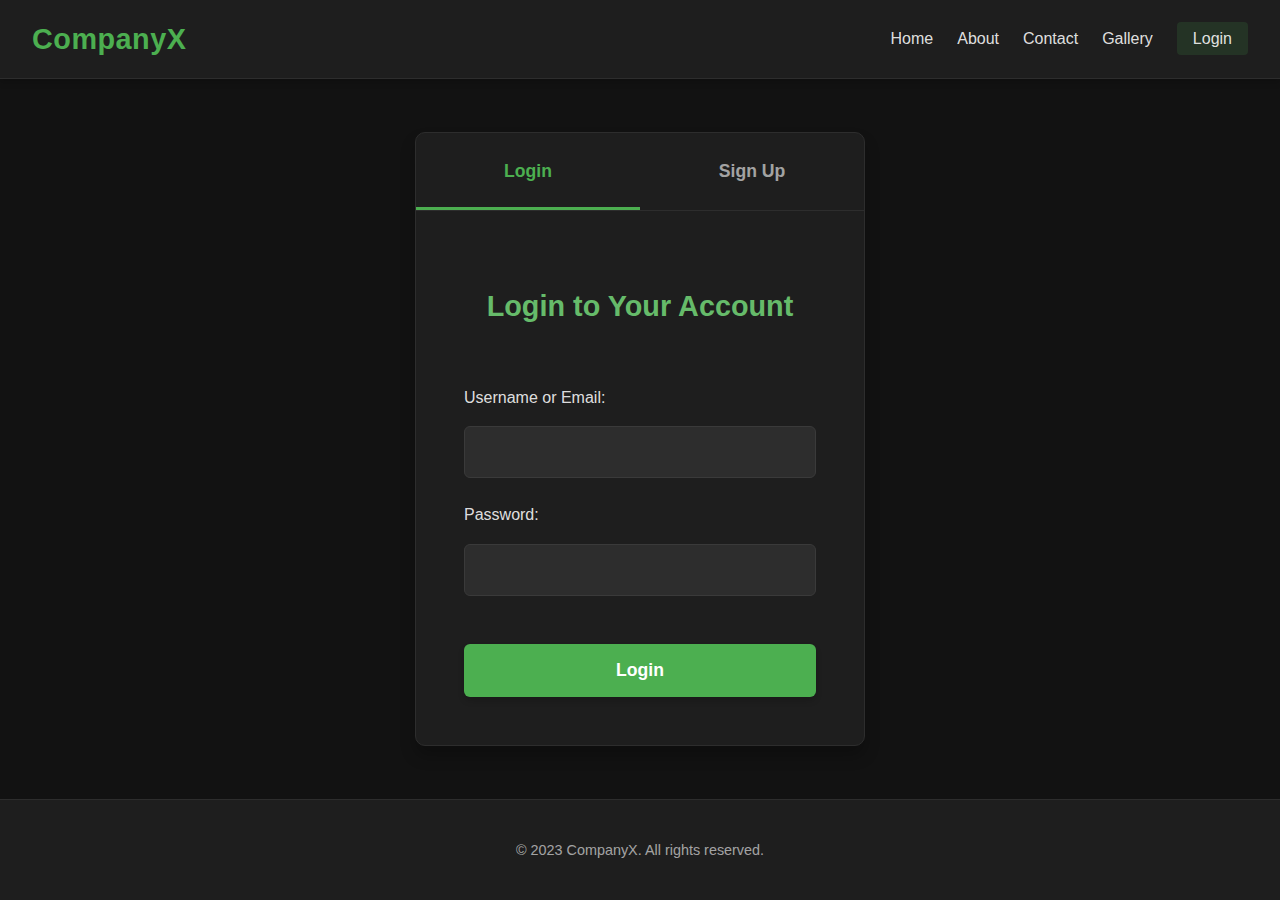
<file: login.html>
<!DOCTYPE html>
<html lang="en">
  <head>
    <meta charset="UTF-8" />
    <meta name="viewport" content="width=device-width, initial-scale=1.0" />
    <title>CompanyX | Login / Sign Up</title>
    <link
      rel="stylesheet"
      href="https://cdnjs.cloudflare.com/ajax/libs/font-awesome/6.4.0/css/all.min.css"
    />
    <style>
      /* ===== DESIGN SYSTEM ===== */
      :root {
        /* Color Palette */
        --primary-500: #4caf50;
        --primary-400: #66bb6a;
        --primary-600: #388e3c;

        --dark-900: #121212;
        --dark-800: #1e1e1e;
        --dark-700: #2d2d2d;
        --dark-600: #3a3a3a;

        --light-100: #ffffff;
        --light-200: #f5f5f5;
        --light-300: #e0e0e0;

        --accent-500: #ffc107;
        --error-500: #f44336;
        --info-500: #2196f3;

        /* Typography */
        --text-primary: rgba(255, 255, 255, 0.87);
        --text-secondary: rgba(255, 255, 255, 0.6);
        --text-disabled: rgba(255, 255, 255, 0.38);

        /* Effects */
        --shadow-sm: 0 1px 3px rgba(0, 0, 0, 0.12);
        --shadow-md: 0 4px 6px rgba(0, 0, 0, 0.16);
        --shadow-lg: 0 10px 15px rgba(0, 0, 0, 0.24);

        /* Spacing */
        --space-xs: 0.5rem;
        --space-sm: 1rem;
        --space-md: 1.5rem;
        --space-lg: 2rem;
        --space-xl: 3rem;
      }

      /* ===== BASE STYLES ===== */
      html {
        box-sizing: border-box;
      }

      *,
      *::before,
      *::after {
        box-sizing: inherit;
      }

      body {
        background-color: var(--dark-900);
        color: var(--text-primary);
        font-family: "Inter", -apple-system, BlinkMacSystemFont, sans-serif;
        line-height: 1.6;
        margin: 0;
        padding: 0;
        overflow-x: hidden;
        -webkit-font-smoothing: antialiased;
        -moz-osx-font-smoothing: grayscale;
        display: flex;
        flex-direction: column;
        min-height: 100vh;
      }

      .container {
        max-width: 1200px;
        margin: 0 auto;
        padding: 0 var(--space-md);
      }

      /* ===== HEADER COMPONENT ===== */
      header {
        background-color: var(--dark-800);
        box-shadow: var(--shadow-md);
        position: sticky;
        top: 0;
        z-index: 1000;
        border-bottom: 1px solid var(--dark-700);
      }

      .header-container {
        display: flex;
        justify-content: space-between;
        align-items: center;
        max-width: 1440px;
        margin: 0 auto;
        padding: var(--space-sm) var(--space-lg);
      }

      .header-container .logo {
        font-size: 1.8rem;
        font-weight: 700;
        color: var(--primary-500);
        letter-spacing: 0.5px;
      }

      .header-container .logo:hover {
        color: var(--primary-400);
      }

      .header-container nav {
        display: flex;
        align-items: center;
      }

      .header-container nav #hamburger {
        display: none;
        color: var(--light-100);
        font-size: 1.5rem;
        cursor: pointer;
        padding: var(--space-xs);
      }

      .header-container nav #hamburger:hover {
        color: var(--primary-500);
      }

      .header-container nav #nav-menu {
        display: flex;
        gap: var(--space-md);
        list-style: none;
        margin: 0;
        padding: 0;
      }

      .header-container nav #nav-menu li a {
        color: var(--text-primary);
        text-decoration: none;
        font-weight: 500;
        font-size: 1rem;
        padding: var(--space-xs) 0;
        position: relative;
        transition: color 0.2s ease;
      }

      .header-container nav #nav-menu li a:hover {
        color: var(--primary-500);
      }

      .header-container nav #nav-menu li a:hover::after {
        width: 100%;
      }

      .header-container nav #nav-menu li a::after {
        content: "";
        position: absolute;
        bottom: 0;
        left: 0;
        width: 0;
        height: 2px;
        background-color: var(--primary-500);
        transition: width 0.3s ease;
      }

      .header-container nav #nav-menu li:last-child a {
        background-color: rgba(76, 175, 80, 0.15);
        padding: var(--space-xs) var(--space-sm);
        border-radius: 4px;
        transition: background-color 0.2s ease;
      }

      .header-container nav #nav-menu li:last-child a:hover {
        background-color: rgba(76, 175, 80, 0.3);
      }

      @media (max-width: 768px) {
        .header-container {
          padding: var(--space-sm);
        }

        .header-container nav #hamburger {
          display: block;
        }

        .header-container nav #nav-menu {
          position: fixed;
          top: 72px;
          left: -100%;
          flex-direction: column;
          background-color: var(--dark-800);
          width: 100%;
          padding: var(--space-md) 0;
          gap: var(--space-lg);
          box-shadow: var(--shadow-lg);
          transition: left 0.3s ease;
        }

        .header-container nav #nav-menu.active {
          left: 0;
        }

        .header-container nav #nav-menu li {
          width: 100%;
          text-align: center;
        }

        .header-container nav #nav-menu li a {
          display: block;
          padding: var(--space-xs) var(--space-md);
        }

        .header-container nav #nav-menu li a::after {
          display: none;
        }

        .header-container nav #nav-menu li:last-child a {
          margin: 0 auto;
          width: max-content;
        }

        body.no-scroll {
          overflow-y: hidden;
          position: fixed;
          width: 100%;
        }
      }

      /* ===== LOGIN/SIGNUP PAGE STYLES ===== */
      .auth-container {
        flex-grow: 1;
        display: flex;
        align-items: center;
        justify-content: center;
        padding: var(--space-xl) var(--space-md);
      }

      .auth-card {
        background-color: var(--dark-800);
        border-radius: 10px;
        box-shadow: var(--shadow-lg);
        width: 100%;
        max-width: 450px;
        overflow: hidden;
        border: 1px solid var(--dark-700);
      }

      .auth-tabs {
        display: flex;
        justify-content: space-around;
        border-bottom: 1px solid var(--dark-700);
      }

      .auth-tab {
        flex: 1;
        padding: var(--space-md);
        text-align: center;
        cursor: pointer;
        font-size: 1.1rem;
        font-weight: 600;
        color: var(--text-secondary);
        transition: background-color 0.3s ease, color 0.3s ease;
        position: relative;
      }

      .auth-tab::after {
        content: "";
        position: absolute;
        bottom: 0;
        left: 0;
        width: 100%;
        height: 3px;
        background-color: transparent;
        transition: background-color 0.3s ease;
      }

      .auth-tab.active {
        color: var(--primary-500);
      }

      .auth-tab.active::after {
        background-color: var(--primary-500);
      }

      .auth-tab:hover:not(.active) {
        background-color: var(--dark-700);
        color: var(--light-100);
      }

      .auth-form-content {
        padding: var(--space-xl);
      }

      .auth-form {
        display: flex;
        flex-direction: column;
        gap: var(--space-md);
      }

      .auth-form h2 {
        font-size: 1.8rem;
        color: var(--primary-400);
        margin-bottom: var(--space-lg);
        text-align: center;
      }

      .auth-form label {
        color: var(--text-primary);
        font-weight: 500;
        margin-bottom: -0.5rem;
        display: block;
      }

      .auth-form input[type="text"],
      .auth-form input[type="email"],
      .auth-form input[type="password"] {
        background-color: var(--dark-700);
        border: 1px solid var(--dark-600);
        border-radius: 6px;
        padding: var(--space-sm);
        color: var(--light-100);
        font-size: 1rem;
        transition: border-color 0.3s ease, box-shadow 0.3s ease;
        width: 100%;
      }

      .auth-form input[type="text"]:focus,
      .auth-form input[type="email"]:focus,
      .auth-form input[type="password"]:focus {
        border-color: var(--primary-500);
        outline: none;
        box-shadow: 0 0 0 3px rgba(76, 175, 80, 0.3);
      }

      .auth-form button {
        background-color: var(--primary-500);
        color: var(--light-100);
        border: none;
        padding: var(--space-sm) var(--space-lg);
        border-radius: 6px;
        font-size: 1.1rem;
        font-weight: 600;
        cursor: pointer;
        transition: background-color 0.3s ease, transform 0.2s ease,
          box-shadow 0.3s ease;
        box-shadow: var(--shadow-md);
        margin-top: var(--space-md);
      }

      .auth-form button:hover {
        background-color: var(--primary-400);
        transform: translateY(-2px);
        box-shadow: var(--shadow-lg);
      }

      /* Hide forms by default */
      #loginFormSection,
      #signupFormSection {
        display: none;
      }

      #loginFormSection.active,
      #signupFormSection.active {
        display: block;
      }

      /* ===== POPUP CONFIRMATION/ERROR STYLES ===== */
      .popup-overlay {
        position: fixed;
        top: 0;
        left: 0;
        width: 100%;
        height: 100%;
        background-color: rgba(0, 0, 0, 0.7);
        display: flex;
        justify-content: center;
        align-items: center;
        z-index: 10000;
        visibility: hidden;
        opacity: 0;
        transition: opacity 0.3s ease, visibility 0.3s ease;
      }

      .popup-overlay.show {
        visibility: visible;
        opacity: 1;
      }

      .popup-content {
        background-color: var(--dark-800);
        color: var(--light-100);
        padding: 2.5rem;
        border-radius: 12px;
        text-align: center;
        box-shadow: var(--shadow-lg);
        transform: translateY(20px);
        opacity: 0;
        transition: transform 0.3s ease, opacity 0.3s ease;
        max-width: 450px;
        width: 90%;
        border: 1px solid;
      }

      .popup-overlay.show .popup-content {
        transform: translateY(0);
        opacity: 1;
      }

      .popup-content.success {
        border-color: var(--primary-600);
      }
      .popup-content.error {
        border-color: var(--error-500);
      }
      .popup-content.info {
        border-color: var(--info-500);
      }

      .popup-content .icon {
        font-size: 4rem;
        margin-bottom: 1rem;
      }

      .popup-content.success .icon {
        color: var(--primary-500);
      }
      .popup-content.error .icon {
        color: var(--error-500);
      }
      .popup-content.info .icon {
        color: var(--info-500);
      }

      .popup-content h3 {
        font-size: 1.8rem;
        margin-bottom: 0.75rem;
      }

      .popup-content.success h3 {
        color: var(--primary-400);
      }
      .popup-content.error h3 {
        color: var(--error-500);
      }
      .popup-content.info h3 {
        color: var(--info-500);
      }

      .popup-content p {
        font-size: 1.1rem;
        color: var(--text-secondary);
        margin-bottom: 1.5rem;
        line-height: 1.5;
      }

      .popup-content button {
        background-color: var(--primary-500);
        color: var(--light-100);
        border: none;
        padding: 0.8rem 2rem;
        border-radius: 6px;
        font-size: 1rem;
        font-weight: 600;
        cursor: pointer;
        transition: background-color 0.3s ease, transform 0.2s ease;
      }

      .popup-content button:hover {
        background-color: var(--primary-400);
        transform: translateY(-2px);
      }

      /* ===== FOOTER ===== */
      .footer {
        background-color: var(--dark-800);
        color: var(--text-secondary);
        text-align: center;
        padding: var(--space-md) var(--space-sm);
        font-size: 0.9rem;
        margin-top: auto;
        border-top: 1px solid var(--dark-700);
      }

      /* Responsive adjustments */
      @media (max-width: 768px) {
        .auth-container {
          padding: var(--space-lg) var(--space-sm);
        }

        .auth-card {
          border-radius: 0;
          box-shadow: none;
        }

        .auth-tab {
          font-size: 1rem;
          padding: var(--space-sm);
        }

        .auth-form-content {
          padding: var(--space-lg) var(--space-md);
        }

        .auth-form h2 {
          font-size: 1.5rem;
          margin-bottom: var(--space-md);
        }

        .auth-form button {
          font-size: 1rem;
          padding: 0.7rem 1.8rem;
        }

        .popup-content {
          padding: 1.5rem;
        }
        .popup-content .icon {
          font-size: 3rem;
        }
        .popup-content h3 {
          font-size: 1.5rem;
        }
        .popup-content p {
          font-size: 0.95rem;
        }
      }
    </style>
  </head>
  <body>
    <header>
      <div class="header-container">
        <div class="logo">CompanyX</div>
        <nav>
          <div class="hamburger" id="hamburger">
            <i class="fas fa-bars"></i>
          </div>
          <ul id="nav-menu">
            <li><a href="index.html">Home</a></li>
            <li><a href="index.html#about">About</a></li>
            <li><a href="contact.html">Contact</a></li>
            <li><a href="index.html#gallery">Gallery</a></li>
            <li><a href="login.html">Login</a></li>
          </ul>
        </nav>
      </div>
    </header>

    <main class="auth-container">
      <div class="auth-card">
        <div class="auth-tabs">
          <div class="auth-tab active" id="loginTab">Login</div>
          <div class="auth-tab" id="signupTab">Sign Up</div>
        </div>
        <div class="auth-form-content">
          <section id="loginFormSection" class="active">
            <form id="loginForm" class="auth-form">
              <h2>Login to Your Account</h2>
              <label for="loginUsername">Username or Email:</label>
              <input type="text" id="loginUsername" name="username" required />

              <label for="loginPassword">Password:</label>
              <input
                type="password"
                id="loginPassword"
                name="password"
                required
              />

              <button type="submit">Login</button>
            </form>
          </section>

          <section id="signupFormSection">
            <form id="signupForm" class="auth-form">
              <h2>Create New Account</h2>
              <label for="signupUsername">Username:</label>
              <input
                type="text"
                id="signupUsername"
                name="username"
                required
              />

              <label for="signupEmail">Email:</label>
              <input type="email" id="signupEmail" name="email" required />

              <label for="signupPassword">Password:</label>
              <input
                type="password"
                id="signupPassword"
                name="password"
                required
              />

              <label for="signupConfirmPassword">Confirm Password:</label>
              <input
                type="password"
                id="signupConfirmPassword"
                name="confirmPassword"
                required
              />

              <button type="submit">Sign Up</button>
            </form>
          </section>
        </div>
      </div>
    </main>

    <footer class="footer">
      <p>© 2023 CompanyX. All rights reserved.</p>
    </footer>

    <div class="popup-overlay" id="notificationPopup">
      <div class="popup-content">
        <div class="icon"></div>
        <h3></h3>
        <p></p>
        <button id="closePopup">OK</button>
      </div>
    </div>

    <script>
      document.addEventListener("DOMContentLoaded", () => {
        // --- Header Navigation System ---
        const hamburger = document.getElementById("hamburger");
        const navMenu = document.getElementById("nav-menu");
        const navLinks = document.querySelectorAll("#nav-menu a");
        const header = document.querySelector("header");

        if (hamburger && navMenu && navLinks.length > 0 && header) {
          hamburger.addEventListener("click", () => {
            navMenu.classList.toggle("active");
            const hamburgerIcon = hamburger.querySelector("i");
            if (hamburgerIcon) {
              hamburgerIcon.classList.toggle("fa-bars");
              hamburgerIcon.classList.toggle("fa-times");
            }
            document.body.classList.toggle("no-scroll");
          });

          navLinks.forEach((link) => {
            link.addEventListener("click", () => {
              if (navMenu.classList.contains("active")) {
                navMenu.classList.remove("active");
                const hamburgerIcon = hamburger.querySelector("i");
                if (hamburgerIcon) {
                  hamburgerIcon.classList.remove("fa-times");
                  hamburgerIcon.classList.add("fa-bars");
                }
                document.body.classList.remove("no-scroll");
              }
            });
          });

          document.addEventListener("click", (e) => {
            if (!e.target.closest("nav") && !e.target.closest("#hamburger")) {
              if (navMenu.classList.contains("active")) {
                navMenu.classList.remove("active");
                const hamburgerIcon = hamburger.querySelector("i");
                if (hamburgerIcon) {
                  hamburgerIcon.classList.remove("fa-times");
                  hamburgerIcon.classList.add("fa-bars");
                }
                document.body.classList.remove("no-scroll");
              }
            }
          });
        }

        // --- Tab Switching Logic ---
        const loginTab = document.getElementById("loginTab");
        const signupTab = document.getElementById("signupTab");
        const loginFormSection = document.getElementById("loginFormSection");
        const signupFormSection = document.getElementById("signupFormSection");

        loginTab.addEventListener("click", () => {
          loginTab.classList.add("active");
          signupTab.classList.remove("active");
          loginFormSection.classList.add("active");
          signupFormSection.classList.remove("active");
        });

        signupTab.addEventListener("click", () => {
          signupTab.classList.add("active");
          loginTab.classList.remove("active");
          signupFormSection.classList.add("active");
          loginFormSection.classList.remove("active");
        });

        // --- Popup Notification Logic ---
        const notificationPopup = document.getElementById("notificationPopup");
        const popupContent = notificationPopup.querySelector(".popup-content");
        const popupIcon = popupContent.querySelector(".icon");
        const popupTitle = popupContent.querySelector("h3");
        const popupMessage = popupContent.querySelector("p");
        const closePopupButton = document.getElementById("closePopup");

        function showPopup(type, title, message) {
          popupContent.classList.remove("success", "error", "info");
          popupIcon.innerHTML = "";

          popupContent.classList.add(type);
          if (type === "success") {
            popupIcon.innerHTML = '<i class="fas fa-check-circle"></i>';
          } else if (type === "error") {
            popupIcon.innerHTML = '<i class="fas fa-times-circle"></i>';
          } else if (type === "info") {
            popupIcon.innerHTML = '<i class="fas fa-info-circle"></i>';
          }

          popupTitle.textContent = title;
          popupMessage.textContent = message;
          notificationPopup.classList.add("show");
          document.body.classList.add("no-scroll");
        }

        function hidePopup() {
          notificationPopup.classList.remove("show");
          document.body.classList.remove("no-scroll");
        }

        closePopupButton.addEventListener("click", hidePopup);
        notificationPopup.addEventListener("click", (e) => {
          if (e.target === notificationPopup) {
            hidePopup();
          }
        });

        document.addEventListener('keydown', (e) => {
            if (e.key === 'Enter' && notificationPopup.classList.contains('show')) {
                hidePopup();
            }
        });

        // --- Login Form Submission ---
        const loginForm = document.getElementById("loginForm");

        // Reset loginAttempts on fresh page load to ensure first try fails consistently
        localStorage.removeItem('loginAttempts');

        loginForm.addEventListener("submit", function (event) {
          event.preventDefault();

          const username = document.getElementById("loginUsername").value.trim();
          const password = document.getElementById("loginPassword").value.trim();

          let loginAttempts = parseInt(localStorage.getItem('loginAttempts') || '0');
          loginAttempts++;
          localStorage.setItem('loginAttempts', loginAttempts.toString());

          if (loginAttempts === 1) {
            showPopup(
              "error",
              "Login Failed",
              "Incorrect username or password. Please try again."
            );
            document.getElementById("loginPassword").value = "";

          } else {
            localStorage.setItem("isLoggedIn", "true");
            localStorage.setItem("loggedInUser", username || "Guest");

            showPopup("success", "Login Successful!", "Redirecting to dashboard...");

            localStorage.removeItem('loginAttempts');

            setTimeout(() => {
              window.location.href = "dashboard.html";
            }, 1500);
          }
        });

        // --- Signup Form Submission ---
        const signupForm = document.getElementById("signupForm");
        signupForm.addEventListener("submit", function (event) {
          event.preventDefault();

          const username = document.getElementById("signupUsername").value;
          const email = document.getElementById("signupEmail").value;
          const password = document.getElementById("signupPassword").value;
          const confirmPassword = document.getElementById(
            "signupConfirmPassword"
          ).value;

          if (password !== confirmPassword) {
            showPopup("error", "Sign Up Failed", "Passwords do not match.");
            return;
          }

          showPopup(
            "success",
            "Sign Up Successful!",
            "You can now log in with your new account (simulated)."
          );
          signupForm.reset();
          loginTab.click();
        });
      });
    </script>
  </body>
</html>
</file>
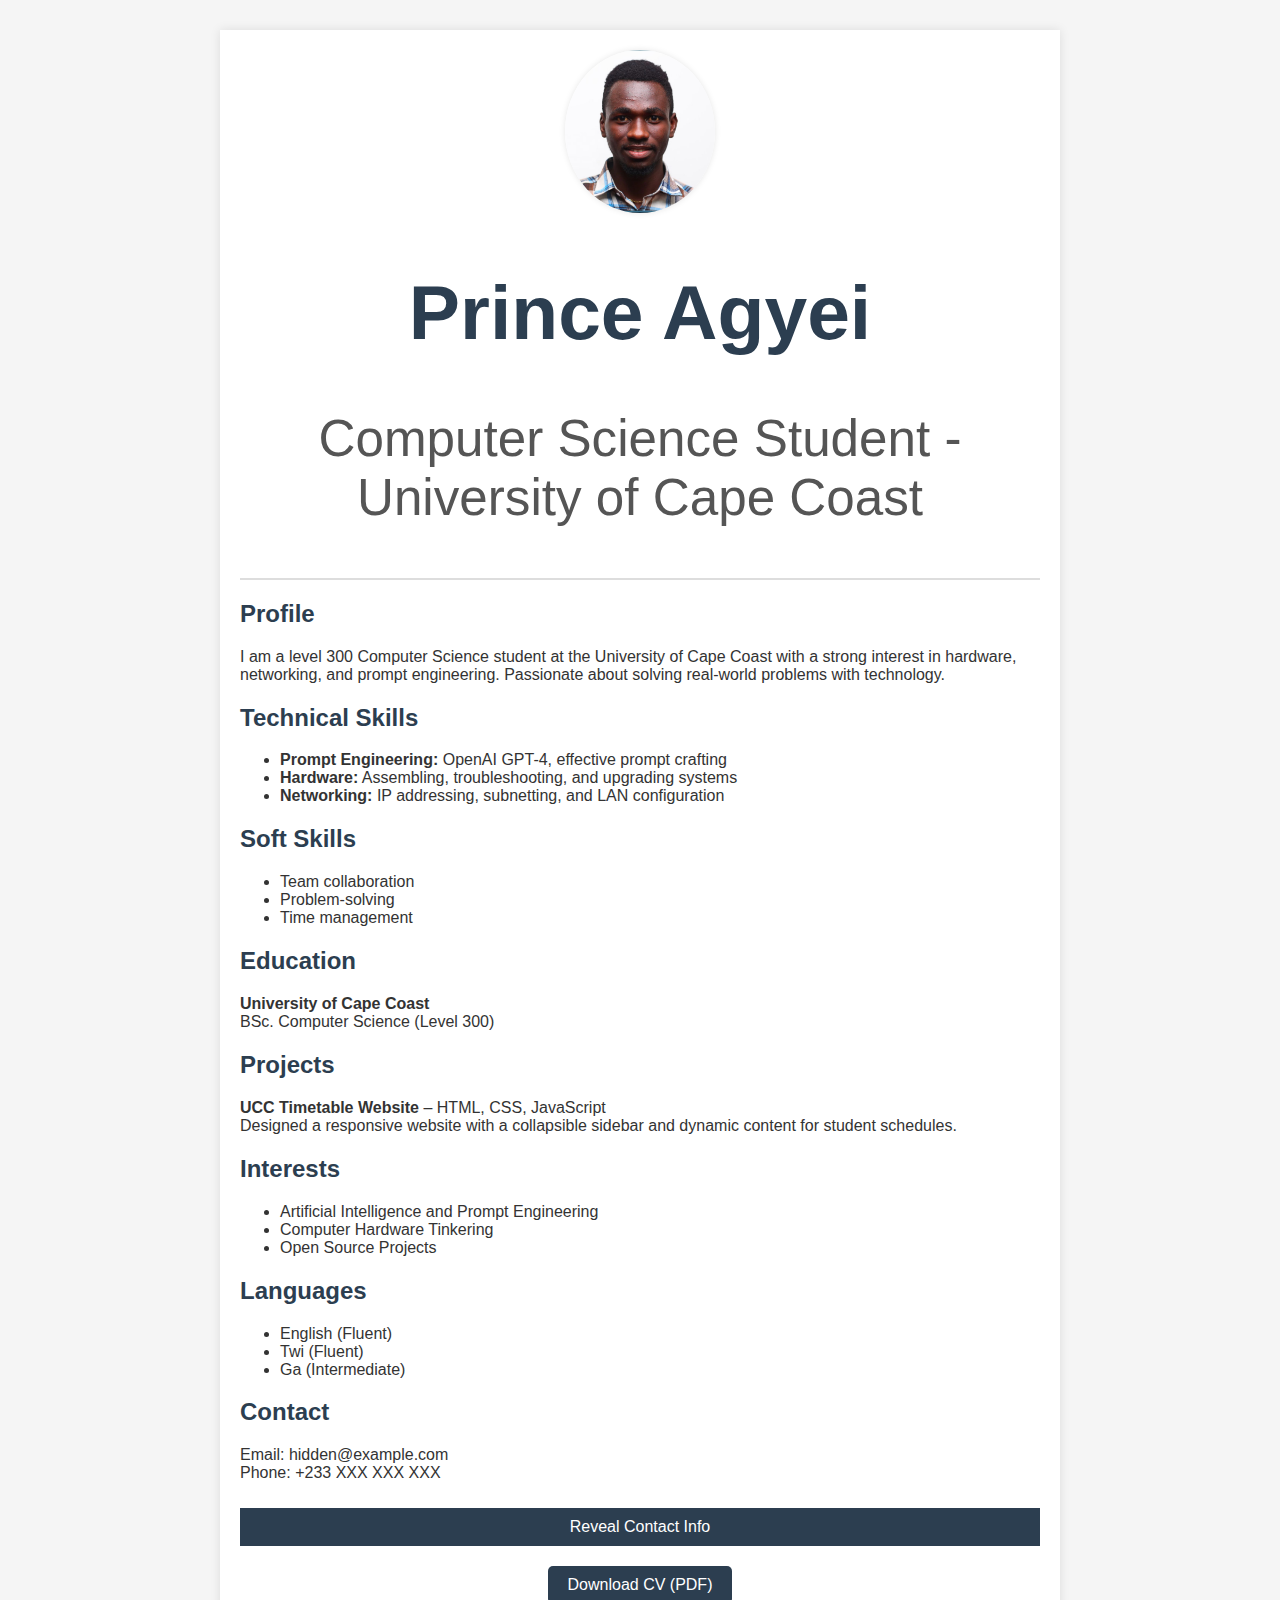
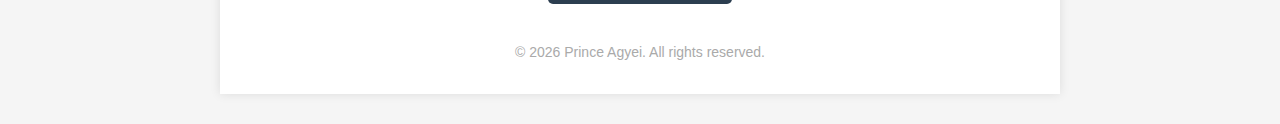
<file: cvs/Prince_cv.html>
<!DOCTYPE html>
<html lang="en">
<head>
  <meta charset="UTF-8">
  <title>Prince Agyei - CV</title>
  <meta name="viewport" content="width=device-width, initial-scale=1.0">
</head>
<body style="font-family: Arial, sans-serif; margin: 0; padding: 0; background-color: #f5f5f5;">

  <div style="width: 90%; max-width: 800px; margin: 30px auto; background: white; padding: 20px; box-shadow: 0 0 10px rgba(0,0,0,0.1);">

    <div style="text-align: center; margin-bottom: 20px;">
      <img src="../images/prince.jpeg" alt="Prince Agyei" style="width: 40vw; max-width: 150px; height: auto; border-radius: 50%; object-fit: cover; box-shadow: 0 0 6px rgba(0,0,0,0.1);">
    </div>

    <h1 style="color: #2c3e50; text-align: center; font-size: 6vw; max-font-size: 36px;">Prince Agyei</h1>
    <p style="text-align: center; font-size: 4vw; max-font-size: 18px; color: #555;">Computer Science Student - University of Cape Coast</p>

    <hr style="margin: 20px 0; border: 1px solid #ddd;">

    <h2 style="color: #2c3e50;">Profile</h2>
    <p style="font-size: 16px; color: #333;">
      I am a level 300 Computer Science student at the University of Cape Coast with a strong interest in hardware, networking, and prompt engineering. Passionate about solving real-world problems with technology.
    </p>

    <h2 style="color: #2c3e50;">Technical Skills</h2>
    <ul style="font-size: 16px; color: #333;">
      <li><strong>Prompt Engineering:</strong> OpenAI GPT-4, effective prompt crafting</li>
      <li><strong>Hardware:</strong> Assembling, troubleshooting, and upgrading systems</li>
      <li><strong>Networking:</strong> IP addressing, subnetting, and LAN configuration</li>
    </ul>

    <h2 style="color: #2c3e50;">Soft Skills</h2>
    <ul style="font-size: 16px; color: #333;">
      <li>Team collaboration</li>
      <li>Problem-solving</li>
      <li>Time management</li>
    </ul>

    <h2 style="color: #2c3e50;">Education</h2>
    <p style="font-size: 16px; color: #333;">
      <strong>University of Cape Coast</strong><br>
      BSc. Computer Science (Level 300)
    </p>

    <h2 style="color: #2c3e50;">Projects</h2>
    <p style="font-size: 16px; color: #333;">
      <strong>UCC Timetable Website</strong> – HTML, CSS, JavaScript<br>
      Designed a responsive website with a collapsible sidebar and dynamic content for student schedules.
    </p>

    <h2 style="color: #2c3e50;">Interests</h2>
    <ul style="font-size: 16px; color: #333;">
      <li>Artificial Intelligence and Prompt Engineering</li>
      <li>Computer Hardware Tinkering</li>
      <li>Open Source Projects</li>
    </ul>

    <h2 style="color: #2c3e50;">Languages</h2>
    <ul style="font-size: 16px; color: #333;">
      <li>English (Fluent)</li>
      <li>Twi (Fluent)</li>
      <li>Ga (Intermediate)</li>
    </ul>

    <h2 style="color: #2c3e50;">Contact</h2>
    <p style="font-size: 16px; color: #333;">
      Email: <span id="email">hidden@example.com</span><br>
      Phone: <span id="phone">+233 XXX XXX XXX</span>
    </p>

    <button onclick="revealContact()" style="margin-top: 10px; width: 100%; padding: 10px; background-color: #2c3e50; color: white; border: none; cursor: pointer; font-size: 16px;">
      Reveal Contact Info
    </button>

    <div style="text-align: center; margin-top: 20px;">
      <a href="Prince_Agyei_CV.pdf" download style="display: inline-block; padding: 10px 20px; background-color: #2c3e50; color: white; text-decoration: none; border-radius: 5px; font-size: 16px;">Download CV (PDF)</a>
    </div>

    <p id="footer" style="margin-top: 40px; font-size: 14px; text-align: center; color: #aaa;">
      &copy; <span id="year"></span> Prince Agyei. All rights reserved.
    </p>
  </div>

  <script>
    function revealContact() {
      document.getElementById('email').innerText = 'princeagyei3940@gmail.com';
      document.getElementById('phone').innerText = '+233 552 338 204';
    }

    document.getElementById('year').innerText = new Date().getFullYear();
  </script>

</body>
</html>
</file>
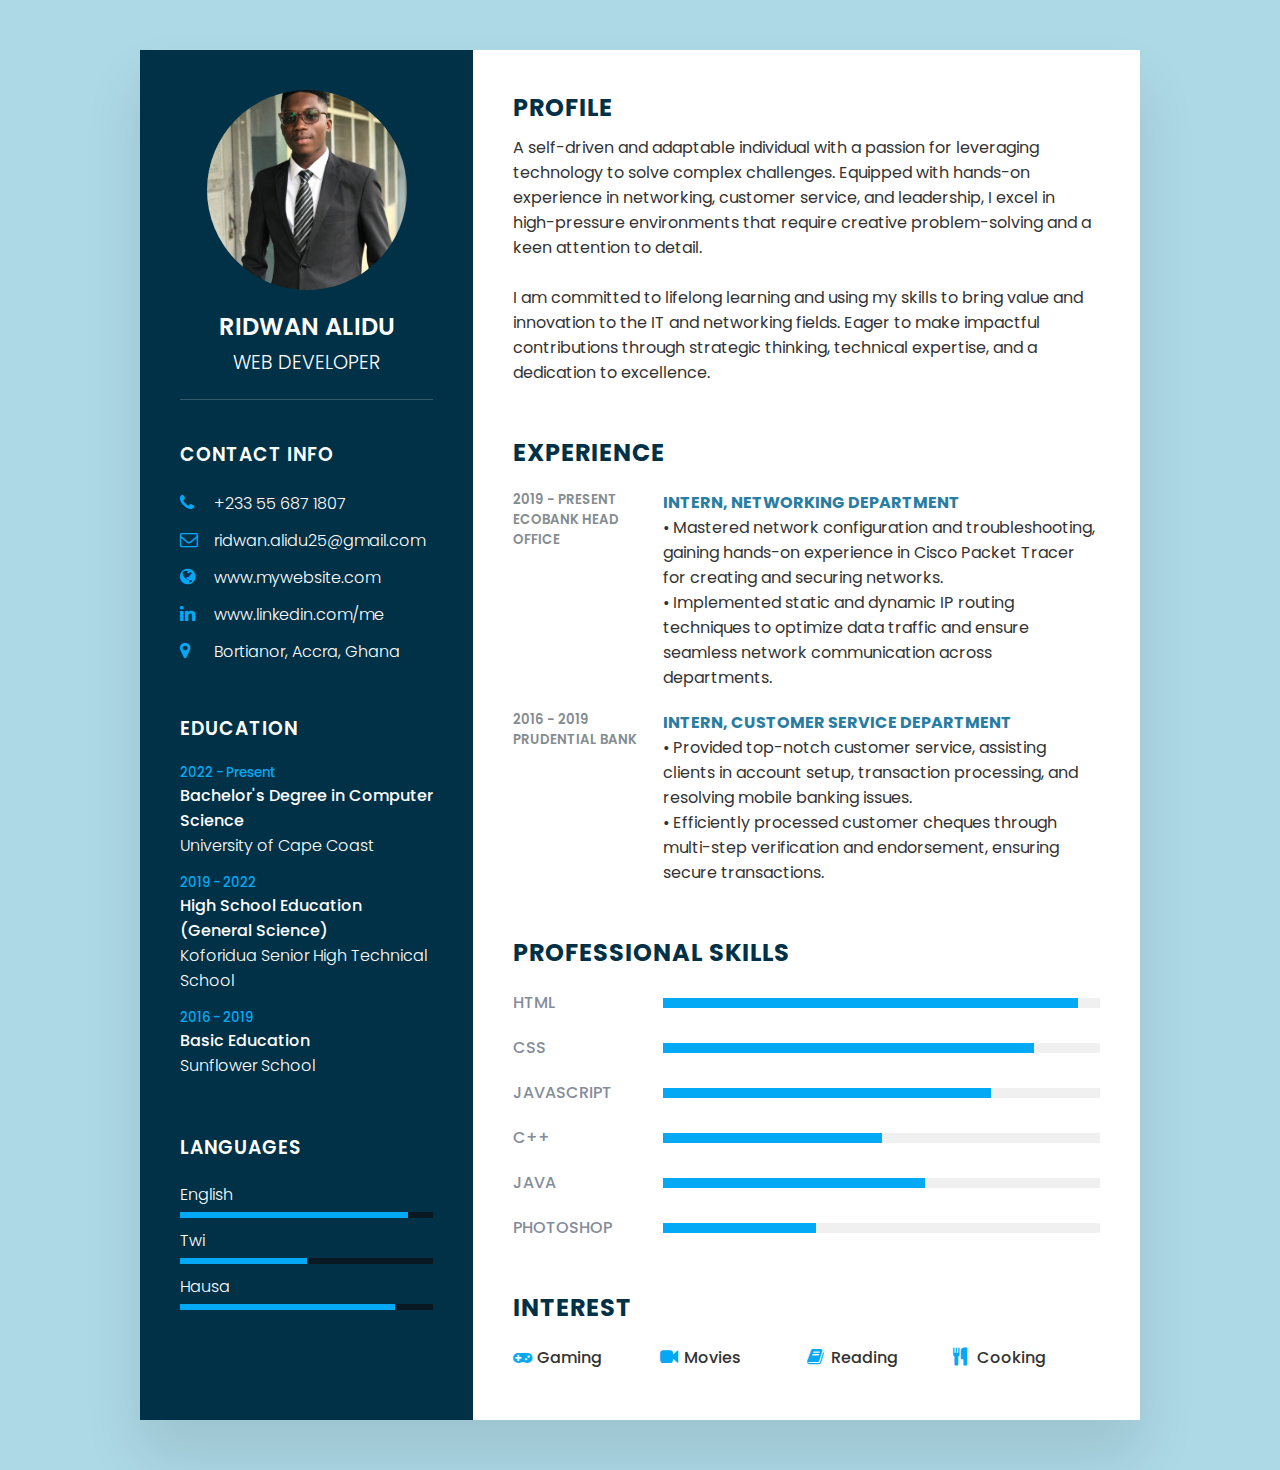
<file: cvs/Ridwan_CV.html>
<!DOCTYPE html>
<html lang="en">
<head>
    <meta charset="UTF-8">
    <meta name="viewport" content="width=device-width, initial-scale=1.0">
    <title>Ridwan Issifu Alidu CV</title>
    <!-- <link rel="stylesheet" href="css/style.css"> -->
    <link rel="stylesheet" href="https://cdnjs.cloudflare.com/ajax/libs/font-awesome/4.7.0/css/font-awesome.css" integrity="sha512-5A8nwdMOWrSz20fDsjczgUidUBR8liPYU+WymTZP1lmY9G6Oc7HlZv156XqnsgNUzTyMefFTcsFH/tnJE/+xBg==" crossorigin="anonymous" referrerpolicy="no-referrer" />
    <style>
        @import url('https://fonts.googleapis.com/css?family=Poppins:200,300,400,500,600,700,800,900&display=swap');

*{
    margin: 0;
    padding: 0;
    box-sizing: border-box;
    font-family: 'Poppins', sans-serif;
}

body{
    background: lightblue;
    display: flex;
    justify-content: center;
    align-items: center;
    min-height: 100vh;
}

.container{
    position: relative;
    width: 100%;
    max-width: 1000px;
    min-height: 1000px;
    background: #fff;
    margin: 50px;
    display: grid;
    grid-template-columns: 1fr 2fr;
    box-shadow: 0 35px 55px rgba(0, 0, 0, 0.1);
}

.left_side{
    position: relative;
    background: #003147;
    padding: 40px;
}

.profileText{
    position: relative;
    display: flex;
    flex-direction: column;
    align-items: center;
    padding-bottom: 20px;
    border-bottom: 1px solid rgba(255, 255, 255, 0.2);
}

.imgBx{
    position: relative;
    width: 200px;
    height: 200px;
    border-radius: 50%;
    overflow: hidden;
    /* margin-bottom: 20px; */
}

.profileImg{
    position: absolute;
    top: 0;
    left: 0;
    width: 100%;
    height: 100%;
    object-fit: cover;
    /* border: 5px solid #fff; */
}

.profileText h2{
    color: #fff;
    font-size: 1.5em;
    font-weight: 600;
    margin-top: 20px;
    text-transform: uppercase;
    text-align: center;
    line-height: 1.4em;
}

.profileText h2 span{
    color: #fff;
    font-size: 0.8em;
    font-weight: 300;
    text-transform: uppercase;
    text-align: center;
    margin-top: 10px;
}

.contactInfo{
    padding-top: 40px;
}

.title{
    color: #fff;
    font-weight: 600;
    text-transform: uppercase;
    letter-spacing: 1px;
    margin-bottom: 20px;
}

.contactInfo ul{
    position: relative;
}

.contactInfo ul li{
    position: relative;
    list-style: none;
    margin: 10px 0;
    cursor: pointer;
}

.contactInfo ul li .icon{
    display: inline-block;
    width: 30px;
    font-size: 18px;
    color: #03a9f4;
}

.contactInfo ul li span{
    color: #fff;
    font-weight: 300;
}

.contactInfo ul li span a{
    color: #fff;
    font-weight: 300;
    text-decoration: none;
}

.contactInfo ul li span a:hover{
    border-bottom: 2px solid #03a9f4;
}

.contactInfo.education li{
    margin-bottom: 15px;
}

.contactInfo.education h5{
    color: #03a9f4;
    font-weight: 500;
}

.contactInfo.education h4:nth-child(2){
    color: #fff;
    font-weight: 500;
}

.contactInfo.education h4{
    color: #fff;
    font-weight: 300;
}

.contactInfo.language .percent{
    position: relative;
    width: 100%;
    height: 6px;
    background: #081921;
    display: block;
    margin-top: 5px;
}

.contactInfo.language .percent div{
    position: absolute;
    top: 0;
    left: 0;
    height: 100%;
    background: #03a9f4;
}






.right_side{
    position: relative;
    background: #fff;
    padding: 40px;
}

.about{
    margin-bottom: 50px;
}

.about:last-child{
    margin-bottom: 0;
}

.title2{
    color: #003147;
    text-transform: uppercase;
    letter-spacing: 1px;
    margin-bottom: 10px;
}

p{
    color: #333;
}

.about .box{
    display: flex;
    flex-direction: row;
    margin: 20px 0;
}

.about .box .year_company{
    min-width: 150px;
}

.about .box .year_company h5{
    text-transform: uppercase;
    color: #848c90;
    font-weight: 600;
}

.about .box .text h4{
    text-transform: uppercase;
    color: #2a7da2;
}

.skills .box{
    position: relative;
    width: 100%;
    display: grid;
    grid-template-columns: 150px 1fr;
    justify-content: center;
    align-items: center;
}

.skills .box h4{
    text-transform: uppercase;
    color: #848c99;
    font-weight: 500;
}

.skills .box .percent{
    position: relative;
    width: 100%;
    height: 10px;
    background: #f0f0f0;
}

.skills .box .percent div{
    position: absolute;
    top: 0;
    left: 0;
    height: 100%;
    background: #03a9f4;
}

.interest ul{
    display: grid;
    grid-template-columns: repeat(4,1fr);
}

.interest ul li{
    list-style: none;
    color: #333;
    font-weight: 500;
    margin: 10px 0;
}

.interest ul li .fa{
    color: #03a9f4;
    font-size: 18px;
    width: 20px;
}

@media (max-width: 1000px){
    .container{
        margin: 10px;
        grid-template-columns: repeat(1,1fr);
    }

    .interest ul{
        grid-template-columns: repeat(2,1fr);
    }
}

@media (max-width: 600px) {
    .about .box{
        flex-direction: column;
    }

    .about .box .year_company{
        margin-bottom: 5px;
    }

    .interest ul{
        grid-template-columns: repeat(1,1fr);
    }

    .skills .box{
        grid-template-columns: repeat(1,1fr);

    }
}


    </style>
</head>
<body>
    <div class="container">
        <div class="left_side">
            <div class="profileText">
                <div class="imgBx">
                    <img src="../images/profile.jpg" alt="" class="profileImg">
                </div>
                <h2>Ridwan Alidu <br> <span>Web Developer</span></h2>
            </div>

            <div class="contactInfo">
                <h3 class="title">Contact Info</h3>
                <ul>
                    <li>
                        <span class="icon"><i class="fa fa-phone" aria-hidden="true"></i></span>
                        <span class="text">+233 55 687 1807</span>
                    </li>

                    <li>
                        <span class="icon"><i class="fa fa-envelope-o" aria-hidden="true"></i></span>
                        <span class="text">ridwan.alidu25@gmail.com</span>
                    </li>

                    <li>
                        <span class="icon"><i class="fa fa-globe" aria-hidden="true"></i></span>
                        <span class="text"><a href="https://ridwan-updatedportfoliopage.vercel.app/" target="_blank">www.mywebsite.com</a></span>
                    </li>

                    <li>
                        <span class="icon"><i class="fa fa-linkedin" aria-hidden="true"></i></span>
                        <span class="text"><a href="https://www.linkedin.com/in/ridwan-alidu-670b0a27b" target="_blank">www.linkedin.com/me</a></span>
                    </li>

                    <li>
                        <span class="icon"><i class="fa fa-map-marker" aria-hidden="true"></i></span>
                        <span class="text">Bortianor, Accra, Ghana</span>
                    </li>
                </ul>
            </div>

            <div class="contactInfo education">
                <h3 class="title">Education</h3>
                <ul>
                    <li>
                        <h5>2022 - Present</h5>
                        <h4>Bachelor's Degree in Computer Science</h4>
                        <h4>University of Cape Coast</h4>
                    </li>

                    <li>
                        <h5>2019 - 2022</h5>
                        <h4>High School Education (General Science)</h4>
                        <h4>Koforidua Senior High Technical School</h4>
                    </li>

                    <li>
                        <h5>2016 - 2019</h5>
                        <h4>Basic Education</h4>
                        <h4>Sunflower School</h4>
                    </li>
                </ul>
            </div>

            <div class="contactInfo language">
                <h3 class="title">Languages</h3>
                <ul>
                    <li>
                        <span class="text">English</span>
                        <span class="percent">
                            <div style="width: 90%;"></div>
                        </span>
                    </li>

                    <li>
                        <span class="text">Twi</span>
                        <span class="percent">
                            <div style="width: 50%;"></div>
                        </span>
                    </li>

                    <li>
                        <span class="text">Hausa</span>
                        <span class="percent">
                            <div style="width: 85%;"></div>
                        </span>
                    </li>
                </ul>
            </div>

        </div>

        <div class="right_side">
            <div class="about">
                <h2 class="title2">Profile</h2>
                <p>
                    A self-driven and adaptable individual with a passion for leveraging technology to solve complex 
                    challenges. Equipped with hands-on experience in networking, customer service, and leadership, 
                    I excel in high-pressure environments that require creative problem-solving and a keen attention 
                    to detail. <br><br> I am committed to lifelong learning and using my skills to bring value and innovation to 
                    the IT and networking fields. Eager to make impactful contributions through strategic thinking, 
                    technical expertise, and a dedication to excellence. 
                </p>
            </div>

            <div class="about">
                <h2 class="title2">Experience</h2>
                <div class="box">
                    <div class="year_company">
                        <h5>2019 - Present</h5>
                        <h5>Ecobank Head Office</h5>
                    </div>

                    <div class="text">
                        <h4>Intern, Networking Department </h4>
                        <p>
                            • Mastered network configuration and troubleshooting, gaining hands-on experience in Cisco 
                            Packet Tracer for creating and securing networks. <br> 
                            • Implemented static and dynamic IP routing techniques to optimize data traffic and ensure 
                            seamless network communication across departments.  
                        </p>
                    </div>
                </div>

                <div class="box">
                    <div class="year_company">
                        <h5>2016 - 2019</h5>
                        <h5>Prudential Bank</h5>
                    </div>

                    <div class="text">
                        <h4>Intern, Customer Service Department</h4>
                        <p>
                            • Provided top-notch customer service, assisting clients in account setup, transaction processing, 
                                and resolving mobile banking issues.<br>
                            • Efficiently processed customer cheques through multi-step verification and endorsement, 
                                ensuring secure transactions.
                        </p>
                    </div>
                </div>

                <!-- <div class="box">
                    <div class="year_company">
                        <h5>2016 - 2019</h5>
                        <h5>Prudential Bank</h5>
                    </div>

                    <div class="text">
                        <h4>Intern, Customer Service Department</h4>
                        <p>
                            • Provided top-notch customer service, assisting clients in account setup, transaction processing, 
                                and resolving mobile banking issues. <br>
                            • Efficiently processed customer cheques through multi-step verification and endorsement, 
                                ensuring secure transactions.
                        </p>
                    </div>
                </div> -->
            </div>

            <div class="about skills">
                <h2 class="title2">Professional Skills</h2>
                <div class="box">
                    <h4>Html</h4>
                    <div class="percent">
                        <div style="width: 95%;"></div>
                    </div>
                </div>

                <div class="box">
                    <h4>CSS</h4>
                    <div class="percent">
                        <div style="width: 85%;"></div>
                    </div>
                </div>

                <div class="box">
                    <h4>Javascript</h4>
                    <div class="percent">
                        <div style="width: 75%;"></div>
                    </div>
                </div>

                <div class="box">
                    <h4>C++</h4>
                    <div class="percent">
                        <div style="width: 50%;"></div>
                    </div>
                </div>

                <div class="box">
                    <h4>Java</h4>
                    <div class="percent">
                        <div style="width: 60%;"></div>
                    </div>
                </div>

                
                <div class="box">
                    <h4>Photoshop</h4>
                    <div class="percent">
                        <div style="width: 35%;"></div>
                    </div>
                </div>
            </div>

            <div class="about interest">
                <h2 class="title2">Interest</h2>
                <ul>
                    <li><i class="fa fa-gamepad" aria-hidden="true"></i> Gaming</li>
                    <li><i class="fa fa-video-camera" aria-hidden="true"></i> Movies</li>
                    <li><i class="fa fa-book" aria-hidden="true"></i> Reading</li>
                    <li><i class="fa fa-cutlery" aria-hidden="true"></i> Cooking</li>
                </ul>
            </div>


        </div>
    </div>
</body>
</html>
</file>
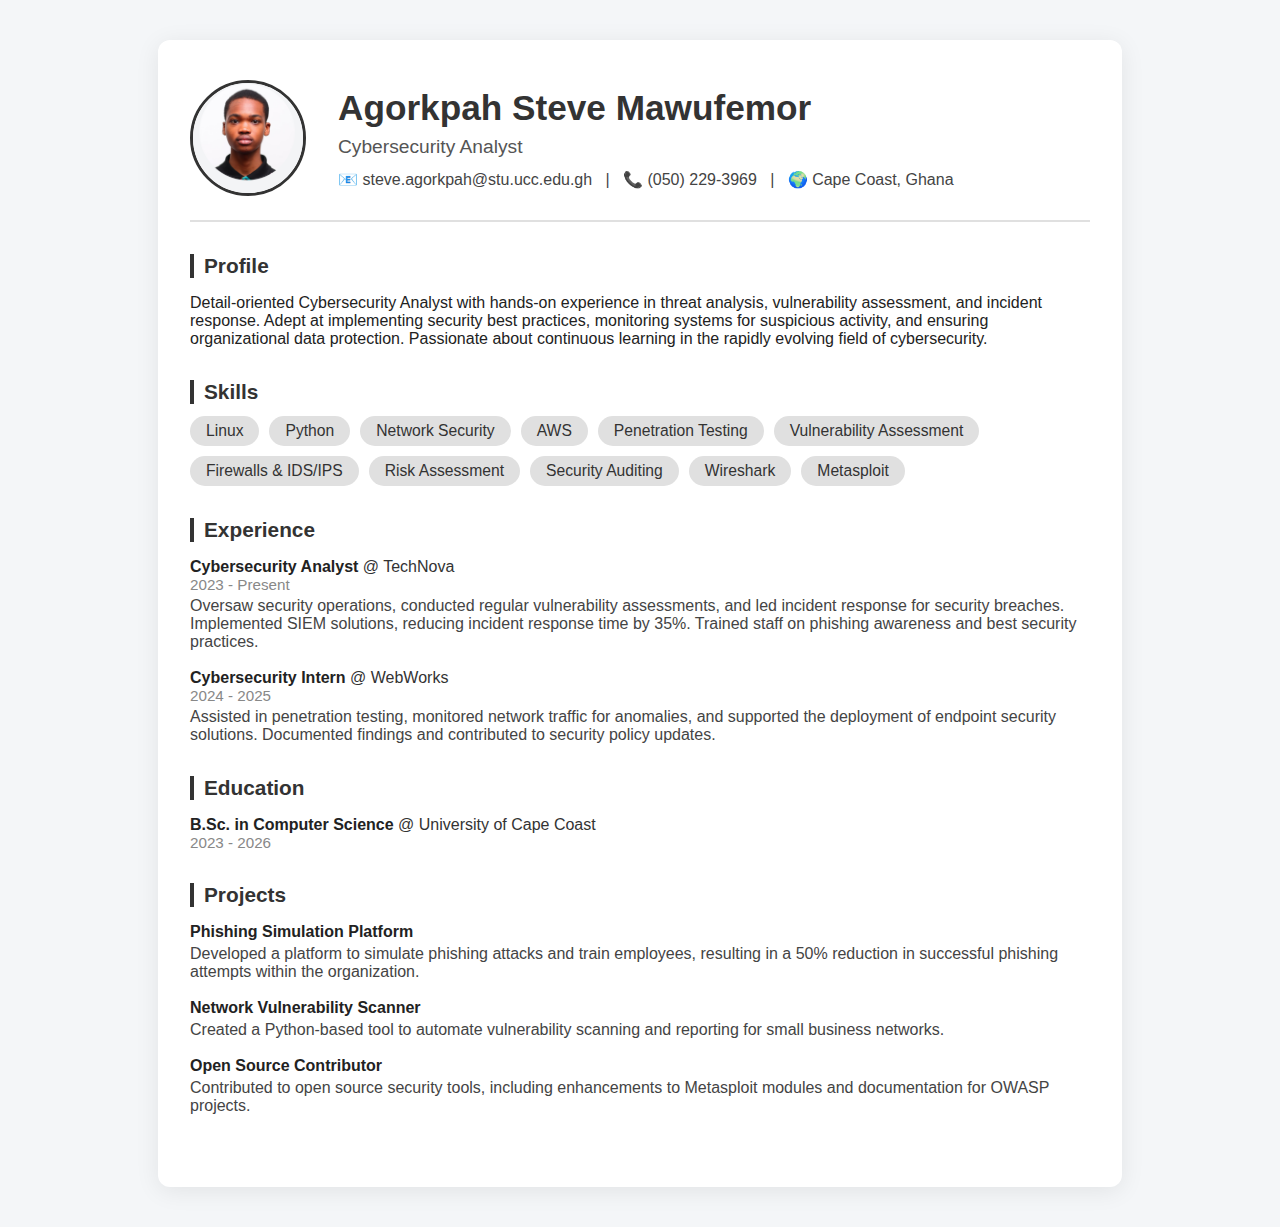
<file: cvs/steve.html>
<!DOCTYPE html>
<html lang="en">

<head>
  <meta charset="UTF-8">
  <meta name="viewport" content="width=device-width, initial-scale=1.0">
  <title>CV - Agorkpah Steve Mawufemor</title>
  <style>
    body {
      font-family: 'Segoe UI', Tahoma, Geneva, Verdana, sans-serif;
      background: #f4f6f8;
      margin: 0;
      padding: 0;
      color: #222;
    }

    .container {
      max-width: 900px;
      margin: 40px auto;
      background: #fff;
      box-shadow: 0 4px 24px rgba(0, 0, 0, 0.08);
      border-radius: 12px;
      padding: 40px 32px;
    }

    header {
      display: flex;
      align-items: center;
      border-bottom: 2px solid #e0e0e0;
      padding-bottom: 24px;
      margin-bottom: 32px;
    }

    .avatar {
      width: 110px;
      height: 110px;
      border-radius: 50%;
      object-fit: cover;
      margin-right: 32px;
      border: 3px solid #333333;
    }

    .profile-info h1 {
      margin: 0 0 8px 0;
      font-size: 2.2rem;
      color: #333333;
    }

    .profile-info h2 {
      margin: 0 0 12px 0;
      font-size: 1.2rem;
      font-weight: 400;
      color: #555;
    }

    .contact {
      margin-top: 8px;
      font-size: 1rem;
      color: #444;
    }

    .section {
      margin-bottom: 32px;
    }

    .section-title {
      font-size: 1.3rem;
      color: #333333;
      margin-bottom: 12px;
      border-left: 4px solid #333333;
      padding-left: 10px;
      font-weight: 600;
    }

    .skills {
      display: flex;
      flex-wrap: wrap;
      gap: 10px;
    }

    .skill {
      background: #e0e0e0;
      color: #333333;
      padding: 6px 16px;
      border-radius: 20px;
      font-size: 0.98rem;
    }

    .experience,
    .education,
    .projects {
      list-style: none;
      padding: 0;
    }

    .experience li,
    .education li,
    .projects li {
      margin-bottom: 18px;
    }

    .job-title {
      font-weight: 600;
      color: #222;
    }

    .company,
    .school {
      color: #333333;
      font-weight: 500;
    }

    .date {
      color: #888;
      font-size: 0.95rem;
    }

    .desc {
      margin-top: 4px;
      color: #444;
    }

    @media (max-width: 600px) {
      .container {
        padding: 16px 4vw;
      }

      header {
        flex-direction: column;
        align-items: flex-start;
      }

      .avatar {
        margin-bottom: 16px;
        margin-right: 0;
      }
    }
  </style>
</head>

<body>
  <div class="container">
    <header>
      <img src="../images/207.png" alt="Profile Photo" class="avatar">
      <div class="profile-info">
        <h1>Agorkpah Steve Mawufemor</h1>
        <h2>Cybersecurity Analyst</h2>
        <div class="contact">
          📧 steve.agorkpah@stu.ucc.edu.gh &nbsp; | &nbsp; 📞 (050) 229-3969 &nbsp; | &nbsp; 🌍 Cape Coast, Ghana
        </div>
      </div>
    </header>
    <section class="section">
      <div class="section-title">Profile</div>
      <p>Detail-oriented Cybersecurity Analyst with hands-on experience in threat analysis, vulnerability assessment,
        and incident response. Adept at implementing security best practices, monitoring systems for suspicious
        activity, and ensuring organizational data protection. Passionate about continuous learning in the rapidly
        evolving field of cybersecurity.</p>
    </section>
    <section class="section">
      <div class="section-title">Skills</div>
      <div class="skills">
        <span class="skill">Linux</span>
        <span class="skill">Python</span>
        <span class="skill">Network Security</span>
        <span class="skill">AWS</span>
        <span class="skill">Penetration Testing</span>
        <span class="skill">Vulnerability Assessment</span>
        <span class="skill">Firewalls & IDS/IPS</span>
        <span class="skill">Risk Assessment</span>
        <span class="skill">Security Auditing</span>
        <span class="skill">Wireshark</span>
        <span class="skill">Metasploit</span>
      </div>
    </section>
    <section class="section">
      <div class="section-title">Experience</div>
      <ul class="experience">
        <li>
          <div class="job-title">Cybersecurity Analyst <span class="company">@ TechNova</span></div>
          <div class="date">2023 - Present</div>
          <div class="desc">Oversaw security operations, conducted regular vulnerability assessments, and led incident
            response for security breaches. Implemented SIEM solutions, reducing incident response time by 35%. Trained
            staff on phishing awareness and best security practices.</div>
        </li>
        <li>
          <div class="job-title">Cybersecurity Intern <span class="company">@ WebWorks</span></div>
          <div class="date">2024 - 2025</div>
          <div class="desc">Assisted in penetration testing, monitored network traffic for anomalies, and supported the
            deployment of endpoint security solutions. Documented findings and contributed to security policy updates.
          </div>
        </li>
      </ul>
    </section>
    <section class="section">
      <div class="section-title">Education</div>
      <ul class="education">
        <li>
          <div class="job-title">B.Sc. in Computer Science <span class="school">@ University of Cape Coast</span></div>
          <div class="date">2023 - 2026</div>
        </li>
      </ul>
    </section>
    <section class="section">
      <div class="section-title">Projects</div>
      <ul class="projects">
        <li>
          <div class="job-title">Phishing Simulation Platform</div>
          <div class="desc">Developed a platform to simulate phishing attacks and train employees, resulting in a 50%
            reduction in successful phishing attempts within the organization.</div>
        </li>
        <li>
          <div class="job-title">Network Vulnerability Scanner</div>
          <div class="desc">Created a Python-based tool to automate vulnerability scanning and reporting for small
            business networks.</div>
        </li>
        <li>
          <div class="job-title">Open Source Contributor</div>
          <div class="desc">Contributed to open source security tools, including enhancements to Metasploit modules and
            documentation for OWASP projects.</div>
        </li>
      </ul>
    </section>
  </div>
</body>

</html>
</file>
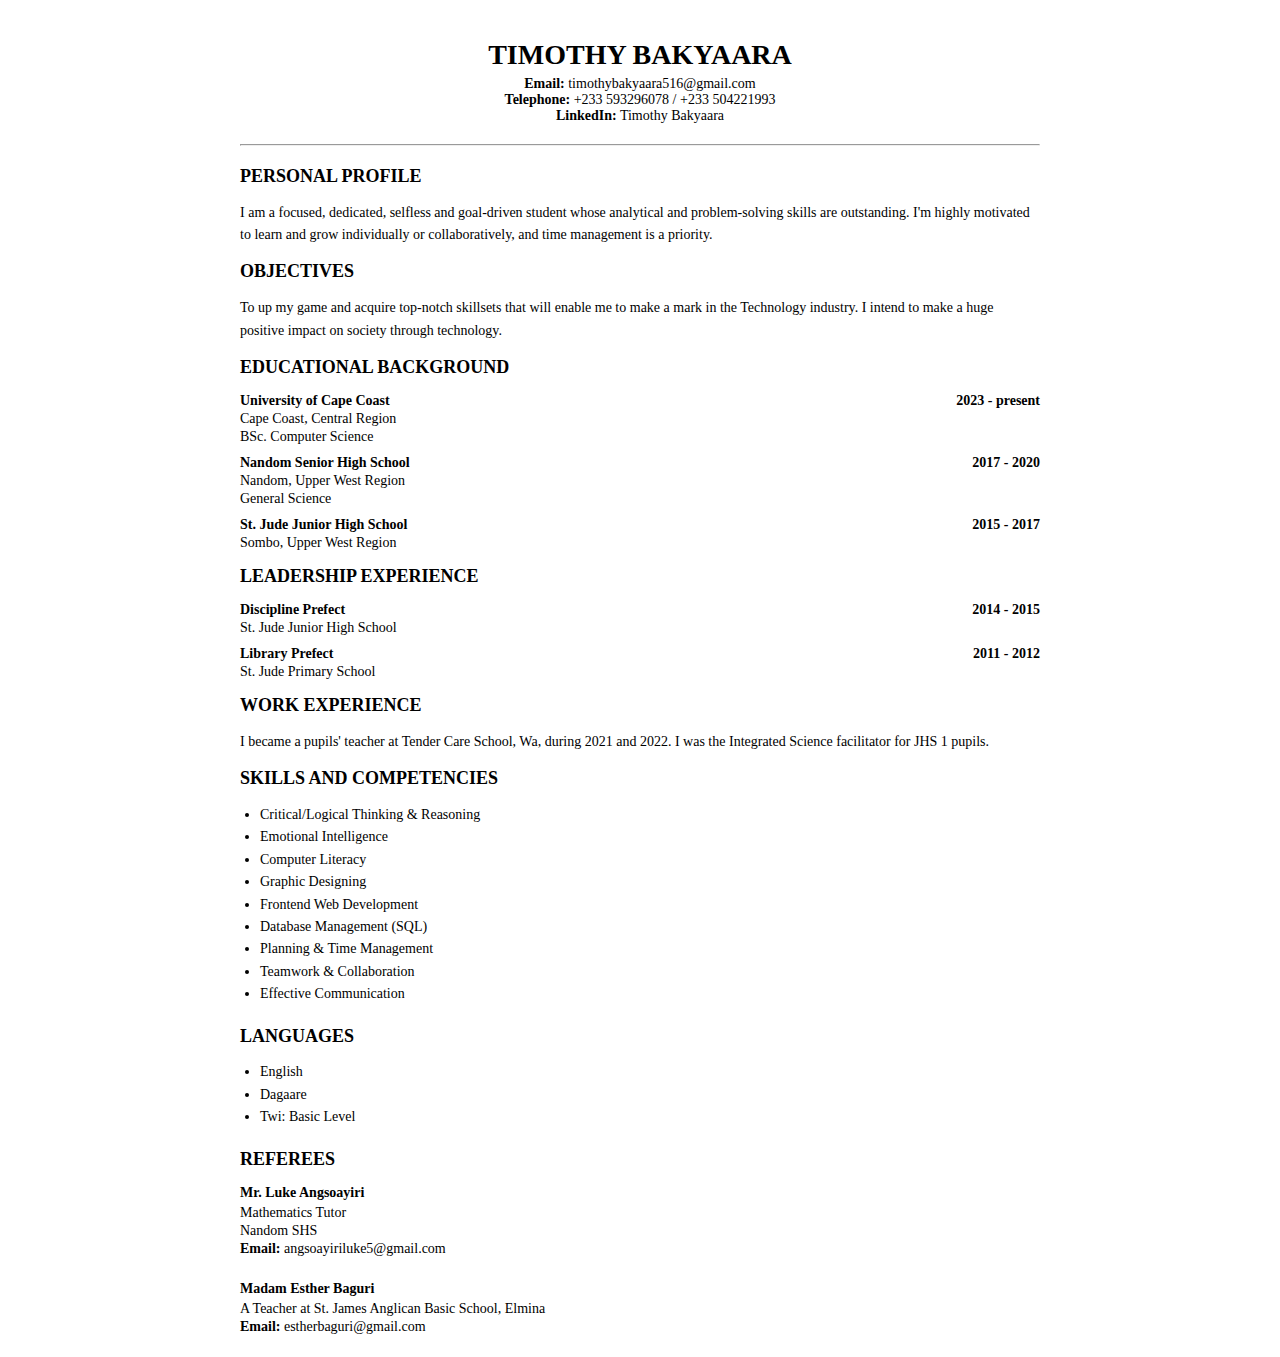
<file: cvs/timothy.html>
<!DOCTYPE html>
<html lang="en">
<head>
  <meta charset="UTF-8" />
  <meta name="viewport" content="width=device-width, initial-scale=1.0"/>
  <title>Timothy Bakyaara - CV</title>
</head>
<body style="font-family: Cambria, Cochin, Georgia, Times, 'Times New Roman', serif; color: #000; margin: 0; padding: 0;">

  <div style="max-width: 800px; margin: 0 auto; padding: 20px;">

    <h1 style="text-align: center; font-size: 28px; margin-bottom: 5px;">TIMOTHY BAKYAARA</h1>
    <p style="text-align: center; font-size: 14px; margin: 5px 0;">
      <b>Email:</b> timothybakyaara516@gmail.com <br>
      <b>Telephone:</b> +233 593296078 / +233 504221993 <br>
      <b>LinkedIn:</b> Timothy Bakyaara
    </p>

    <hr style="margin: 20px 0;">

    <!-- PERSONAL PROFILE -->
    <h2 style="font-size: 18px;">PERSONAL PROFILE</h2>
    <p style="font-size: 14px; line-height: 1.6;">
      I am a focused, dedicated, selfless and goal-driven student whose analytical and problem-solving skills are outstanding. I'm highly motivated to learn and grow individually or collaboratively, and time management is a priority.
    </p>

    <!-- OBJECTIVES -->
    <h2 style="font-size: 18px;">OBJECTIVES</h2>
    <p style="font-size: 14px; line-height: 1.6;">
      To up my game and acquire top-notch skillsets that will enable me to make a mark in the Technology industry. I intend to make a huge positive impact on society through technology.
    </p>

    <!-- EDUCATIONAL BACKGROUND -->
    <h2 style="font-size: 18px;">EDUCATIONAL BACKGROUND</h2>

    <div style="margin-bottom: 10px;">
      <div style="display: flex; justify-content: space-between; font-weight: bold; font-size: 14px;">
        <span>University of Cape Coast</span><span>2023 - present</span>
      </div>
      <p style="margin: 2px 0; font-size: 14px;">Cape Coast, Central Region</p>
      <p style="margin: 2px 0; font-size: 14px;">BSc. Computer Science</p>
    </div>

    <div style="margin-bottom: 10px;">
      <div style="display: flex; justify-content: space-between; font-weight: bold; font-size: 14px;">
        <span>Nandom Senior High School</span><span>2017 - 2020</span>
      </div>
      <p style="margin: 2px 0; font-size: 14px;">Nandom, Upper West Region</p>
      <p style="margin: 2px 0; font-size: 14px;">General Science</p>
    </div>

    <div style="margin-bottom: 10px;">
      <div style="display: flex; justify-content: space-between; font-weight: bold; font-size: 14px;">
        <span>St. Jude Junior High School</span><span>2015 - 2017</span>
      </div>
      <p style="margin: 2px 0; font-size: 14px;">Sombo, Upper West Region</p>
    </div>

    <!-- LEADERSHIP EXPERIENCE -->
    <h2 style="font-size: 18px;">LEADERSHIP EXPERIENCE</h2>

    <div style="margin-bottom: 10px;">
      <div style="display: flex; justify-content: space-between; font-weight: bold; font-size: 14px;">
        <span>Discipline Prefect</span><span>2014 - 2015</span>
      </div>
      <p style="margin: 2px 0; font-size: 14px;">St. Jude Junior High School</p>
    </div>

    <div style="margin-bottom: 10px;">
      <div style="display: flex; justify-content: space-between; font-weight: bold; font-size: 14px;">
        <span>Library Prefect</span><span>2011 - 2012</span>
      </div>
      <p style="margin: 2px 0; font-size: 14px;">St. Jude Primary School</p>
    </div>

    <!-- WORK EXPERIENCE -->
    <h2 style="font-size: 18px;">WORK EXPERIENCE</h2>
    <p style="font-size: 14px; line-height: 1.6;">
      I became a pupils' teacher at Tender Care School, Wa, during 2021 and 2022. I was the Integrated Science facilitator for JHS 1 pupils.
    </p>

    <!-- SKILLS -->
    <h2 style="font-size: 18px;">SKILLS AND COMPETENCIES</h2>
    <ul style="font-size: 14px; line-height: 1.6; padding-left: 20px; margin: 0;">
      <li>Critical/Logical Thinking & Reasoning</li>
      <li>Emotional Intelligence</li>
      <li>Computer Literacy</li>
      <li>Graphic Designing</li>
      <li>Frontend Web Development</li>
      <li>Database Management (SQL)</li>
      <li>Planning & Time Management</li>
      <li>Teamwork & Collaboration</li>
      <li>Effective Communication</li>
    </ul>

    <!-- LANGUAGES -->
    <h2 style="font-size: 18px; margin-top: 20px;">LANGUAGES</h2>
    <ul style="font-size: 14px; line-height: 1.6; padding-left: 20px; margin: 0;">
      <li>English</li>
      <li>Dagaare</li>
      <li>Twi: Basic Level</li>
    </ul>

    <!-- REFEREES -->
    <h2 style="font-size: 18px; margin-top: 20px;">REFEREES</h2>
    <p style="font-size: 14px; margin: 4px 0;"><b>Mr. Luke Angsoayiri</b></p>
    <p style="font-size: 14px; margin: 2px 0;">Mathematics Tutor</p>
    <p style="font-size: 14px; margin: 2px 0;">Nandom SHS</p>
    <p style="font-size: 14px; margin: 2px 0;"><b>Email:</b> angsoayiriluke5@gmail.com</p>

    <br>

    <p style="font-size: 14px; margin: 4px 0;"><b>Madam Esther Baguri</b></p>
    <p style="font-size: 14px; margin: 2px 0;">A Teacher at St. James Anglican Basic School, Elmina</p>
    <p style="font-size: 14px; margin: 2px 0;"><b>Email:</b> estherbaguri@gmail.com</p>

  </div>
</body>
</html>
</file>
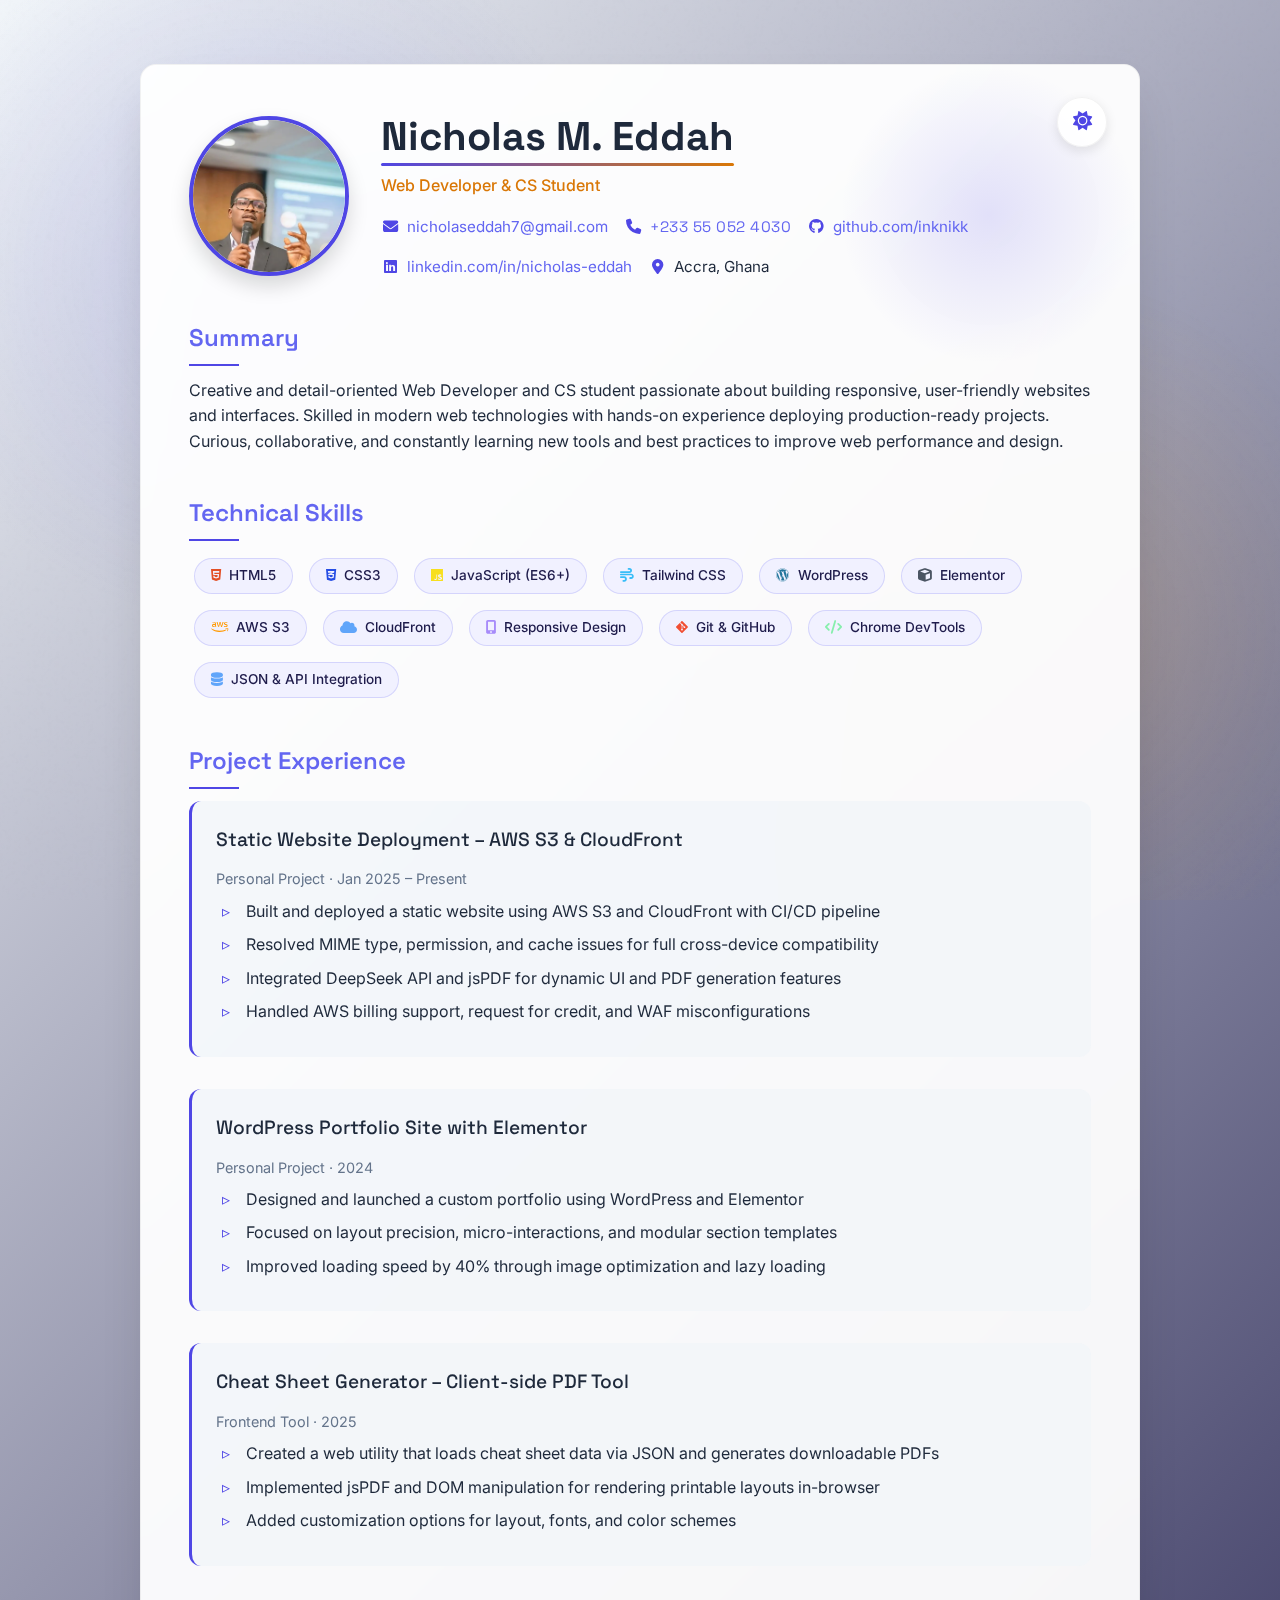
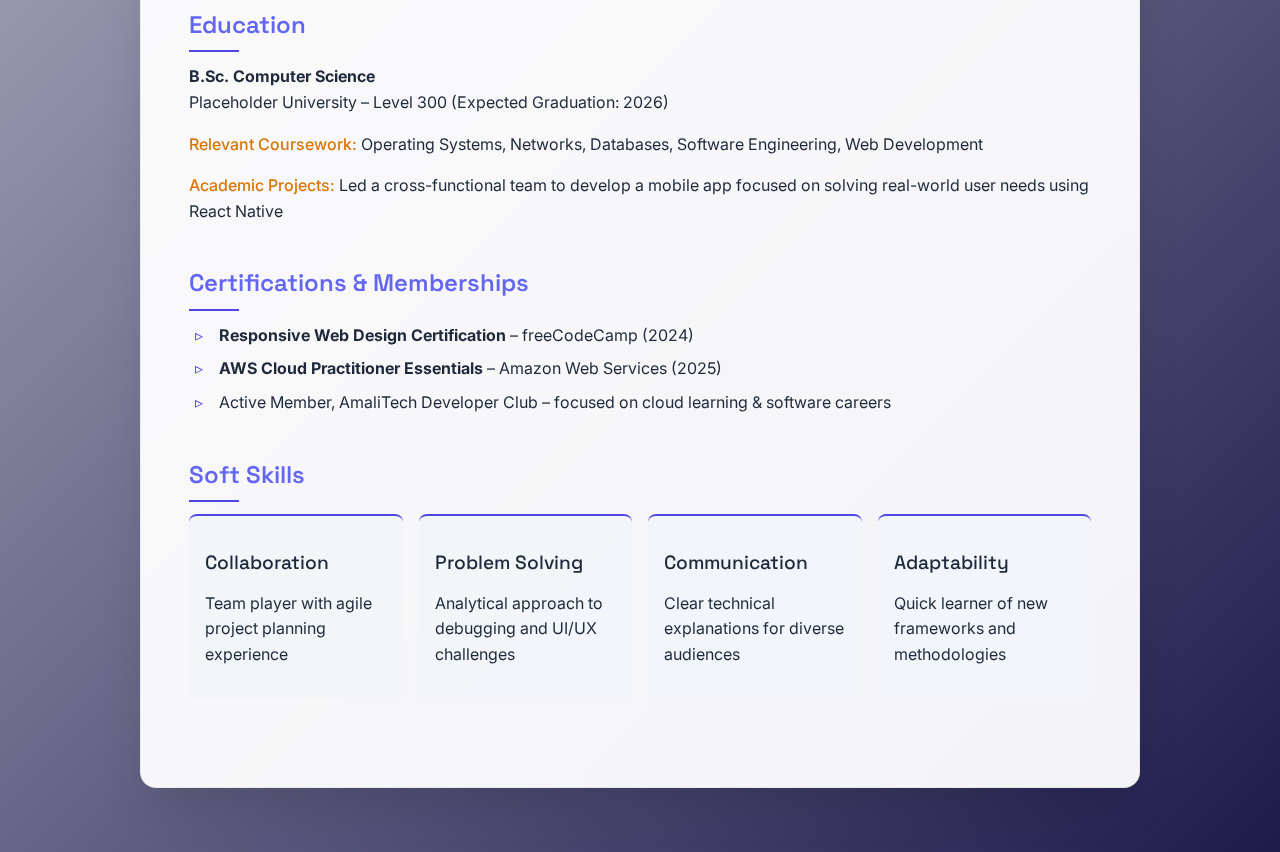
<file: cvs/ink/ink.html>
<!DOCTYPE html>
<html lang="en">
  <head>
    <meta charset="UTF-8" />
    <meta name="viewport" content="width=device-width, initial-scale=1.0" />
    <title>Web Developer Resume - Nicholas M. Eddah</title>
    <link
      rel="stylesheet"
      href="https://cdnjs.cloudflare.com/ajax/libs/font-awesome/6.4.0/css/all.min.css"
    />
    <link rel="stylesheet" href="../ink/styles/main.css" />
  </head>
  <body>
    <div class="noise"></div>
    <div class="container floating">
      <div class="theme-toggle" id="themeToggle">
        <i class="fas fa-moon"></i>
      </div>

      <header class="section">
        <div class="header-container">
          <img
            src="../../images/ink.webp"
            alt="Nicholas M. Eddah"
            class="profile-pic"
          />
          <div class="header-content">
            <h1>Nicholas M. Eddah</h1>
            <p class="highlight">Web Developer & CS Student</p>
            <div class="contact">
              <div class="contact-item">
                <i class="fas fa-envelope contact-icon"></i>
                <a href="mailto:nicholaseddah7@gmail.com"
                  >nicholaseddah7@gmail.com</a
                >
              </div>
              <div class="contact-item">
                <i class="fas fa-phone contact-icon"></i>
                <a href="tel:+233550524030" class="phone-number"
                  >+233 55 052 4030</a
                >
              </div>
              <div class="contact-item">
                <i class="fab fa-github contact-icon"></i>
                <a href="https://github.com/inknikk">github.com/inknikk</a>
              </div>
              <div class="contact-item">
                <i class="fab fa-linkedin contact-icon"></i>
                <a href="https://linkedin.com/in/nicholas-eddah"
                  >linkedin.com/in/nicholas-eddah</a
                >
              </div>
              <div class="contact-item">
                <i class="fas fa-map-marker-alt contact-icon"></i>
                <span>Accra, Ghana</span>
              </div>
            </div>
          </div>
        </div>
      </header>

      <section class="section">
        <h2>Summary</h2>
        <p>
          Creative and detail-oriented Web Developer and CS student passionate
          about building responsive, user-friendly websites and interfaces.
          Skilled in modern web technologies with hands-on experience deploying
          production-ready projects. Curious, collaborative, and constantly
          learning new tools and best practices to improve web performance and
          design.
        </p>
      </section>

      <section class="section">
        <h2>Technical Skills</h2>
        <div class="skills-grid">
          <span class="tag"><i class="fab fa-html5"></i> HTML5</span>
          <span class="tag"><i class="fab fa-css3-alt"></i> CSS3</span>
          <span class="tag"><i class="fab fa-js"></i> JavaScript (ES6+)</span>
          <span class="tag"><i class="fas fa-wind"></i> Tailwind CSS</span>
          <span class="tag"><i class="fab fa-wordpress"></i> WordPress</span>
          <span class="tag"><i class="fas fa-cube"></i> Elementor</span>
          <span class="tag"><i class="fab fa-aws"></i> AWS S3</span>
          <span class="tag"><i class="fas fa-cloud"></i> CloudFront</span>
          <span class="tag"
            ><i class="fas fa-mobile-alt"></i> Responsive Design</span
          >
          <span class="tag"><i class="fab fa-git-alt"></i> Git & GitHub</span>
          <span class="tag"><i class="fas fa-code"></i> Chrome DevTools</span>
          <span class="tag"
            ><i class="fas fa-database"></i> JSON & API Integration</span
          >
        </div>
      </section>

      <section class="section">
        <h2>Project Experience</h2>

        <div class="project">
          <h3>Static Website Deployment – AWS S3 & CloudFront</h3>
          <em>Personal Project · Jan 2025 – Present</em>
          <ul>
            <li>
              Built and deployed a static website using AWS S3 and CloudFront
              with CI/CD pipeline
            </li>
            <li>
              Resolved MIME type, permission, and cache issues for full
              cross-device compatibility
            </li>
            <li>
              Integrated DeepSeek API and jsPDF for dynamic UI and PDF
              generation features
            </li>
            <li>
              Handled AWS billing support, request for credit, and WAF
              misconfigurations
            </li>
          </ul>
        </div>

        <div class="project">
          <h3>WordPress Portfolio Site with Elementor</h3>
          <em>Personal Project · 2024</em>
          <ul>
            <li>
              Designed and launched a custom portfolio using WordPress and
              Elementor
            </li>
            <li>
              Focused on layout precision, micro-interactions, and modular
              section templates
            </li>
            <li>
              Improved loading speed by 40% through image optimization and lazy
              loading
            </li>
          </ul>
        </div>

        <div class="project">
          <h3>Cheat Sheet Generator – Client-side PDF Tool</h3>
          <em>Frontend Tool · 2025</em>
          <ul>
            <li>
              Created a web utility that loads cheat sheet data via JSON and
              generates downloadable PDFs
            </li>
            <li>
              Implemented jsPDF and DOM manipulation for rendering printable
              layouts in-browser
            </li>
            <li>
              Added customization options for layout, fonts, and color schemes
            </li>
          </ul>
        </div>
      </section>

      <section class="section">
        <h2>Education</h2>
        <p>
          <strong>B.Sc. Computer Science</strong><br />Placeholder University –
          Level 300 (Expected Graduation: 2026)
        </p>
        <p>
          <span class="highlight">Relevant Coursework:</span> Operating Systems,
          Networks, Databases, Software Engineering, Web Development
        </p>
        <p>
          <span class="highlight">Academic Projects:</span> Led a
          cross-functional team to develop a mobile app focused on solving
          real-world user needs using React Native
        </p>
      </section>

      <section class="section">
        <h2>Certifications & Memberships</h2>
        <ul>
          <li>
            <strong>Responsive Web Design Certification</strong> – freeCodeCamp
            (2024)
          </li>
          <li>
            <strong>AWS Cloud Practitioner Essentials</strong> – Amazon Web
            Services (2025)
          </li>
          <li>
            Active Member, AmaliTech Developer Club – focused on cloud learning
            & software careers
          </li>
        </ul>
      </section>

      <section class="section">
        <h2>Soft Skills</h2>
        <div class="soft-skills">
          <div class="soft-skill-item">
            <h3>Collaboration</h3>
            <p>Team player with agile project planning experience</p>
          </div>
          <div class="soft-skill-item">
            <h3>Problem Solving</h3>
            <p>Analytical approach to debugging and UI/UX challenges</p>
          </div>
          <div class="soft-skill-item">
            <h3>Communication</h3>
            <p>Clear technical explanations for diverse audiences</p>
          </div>
          <div class="soft-skill-item">
            <h3>Adaptability</h3>
            <p>Quick learner of new frameworks and methodologies</p>
          </div>
        </div>
      </section>
    </div>

    <script src="scripts/main.js"></script>

  </body>
</html>
</file>
<file: cvs/ink/styles/main.css>
@import url('https://fonts.googleapis.com/css2?family=Inter:wght@300;400;500;600;700&family=Space+Grotesk:wght@400;500;600&display=swap');

    :root {
      --primary: #6366f1;
      --primary-light: #818cf8;
      --primary-dark: #4f46e5;
      --dark: #0f172a;
      --darker: #020617;
      --light: #f8fafc;
      --gray: #94a3b8;
      --accent: #f59e0b;
      --card-bg: #111827;
      --text-color: #f3f4f6;
      --tag-bg: rgba(99, 102, 241, 0.2);
      --tag-text: #e0e7ff;
      --container-bg: rgba(15, 23, 42, 0.8);
      --project-bg: rgba(30, 41, 59, 0.3);
      --skill-bg: rgba(30, 41, 59, 0.3);
      --border-color: rgba(255, 255, 255, 0.05);
    }

    [data-theme="light"] {
      --primary: #4f46e5;
      --primary-light: #6366f1;
      --primary-dark: #4338ca;
      --dark: #ffffff;
      --darker: #f1f5f9;
      --light: #0f172a;
      --gray: #64748b;
      --accent: #d97706;
      --card-bg: #ffffff;
      --text-color: #1e293b;
      --tag-bg: rgba(239, 240, 255, 0.9);
      --tag-text: #1e1b4b;
      --container-bg: rgba(255, 255, 255, 0.95);
      --project-bg: rgba(241, 245, 249, 0.8);
      --skill-bg: rgba(241, 245, 249, 0.8);
      --border-color: rgba(0, 0, 0, 0.05);
    }

    * {
      box-sizing: border-box;
      margin: 0;
      padding: 0;
      transition: background-color 0.3s ease, color 0.2s ease, border-color 0.3s ease;
    }

    body {
      font-family: 'Inter', sans-serif;
      background: linear-gradient(135deg, var(--darker), #1e1b4b);
      color: var(--text-color);
      line-height: 1.6;
      min-height: 100vh;
      padding: 2rem;
      position: relative;
      overflow-x: hidden;
    }

    [data-theme="light"] body {
      background: linear-gradient(135deg, var(--darker), #e0e7ff);
    }

    body::before {
      content: "";
      position: fixed;
      top: 0;
      left: 0;
      width: 100%;
      height: 100%;
      background: 
        radial-gradient(circle at 20% 30%, rgba(99, 102, 241, 0.15) 0%, transparent 30%),
        radial-gradient(circle at 80% 70%, rgba(245, 158, 11, 0.15) 0%, transparent 30%);
      z-index: -2;
    }

    [data-theme="light"] body::before {
      background: 
        radial-gradient(circle at 20% 30%, rgba(79, 70, 229, 0.05) 0%, transparent 30%),
        radial-gradient(circle at 80% 70%, rgba(217, 119, 6, 0.05) 0%, transparent 30%);
      opacity: 0.8;
    }

    .noise {
      position: fixed;
      top: 0;
      left: 0;
      width: 100%;
      height: 100%;
      background-image: url("data:image/svg+xml,%3Csvg viewBox='0 0 200 200' xmlns='http://www.w3.org/2000/svg'%3E%3Cfilter id='noiseFilter'%3E%3CfeTurbulence type='fractalNoise' baseFrequency='0.65' numOctaves='3' stitchTiles='stitch'/%3E%3C/filter%3E%3Crect width='100%' height='100%' filter='url(%23noiseFilter)' opacity='0.03'/%3E%3C/svg%3E");
      z-index: -1;
    }

    [data-theme="light"] .noise {
      opacity: 0.5;
    }

    .container {
      max-width: 1000px;
      margin: 2rem auto;
      background: var(--container-bg);
      border-radius: 16px;
      padding: 3rem;
      box-shadow: 0 25px 50px -12px rgba(0, 0, 0, 0.15);
      backdrop-filter: blur(12px);
      border: 1px solid var(--border-color);
      position: relative;
      overflow: hidden;
    }

    .container::after {
      content: "";
      position: absolute;
      top: 0;
      right: 0;
      width: 300px;
      height: 300px;
      background: radial-gradient(circle, var(--primary) 0%, transparent 70%);
      opacity: 0.15;
      z-index: -1;
    }

    .header-container {
      display: flex;
      align-items: center;
      gap: 2rem;
      margin-bottom: 1.5rem;
    }

    .profile-pic {
      width: 160px;
      height: 160px;
      border-radius: 50%;
      object-fit: cover;
      border: 4px solid var(--primary);
      box-shadow: 0 10px 20px rgba(0, 0, 0, 0.15);
      flex-shrink: 0;
      background-color: #f1f5f9;
    }

    .header-content {
      flex: 1;
    }

    h1, h2, h3 {
      font-family: 'Space Grotesk', sans-serif;
      margin-bottom: 0.75rem;
    }

    h1 {
      color: var(--text-color);
      font-size: 2.5rem;
      font-weight: 700;
      line-height: 1.2;
      position: relative;
      display: inline-block;
    }

    h1::after {
      content: "";
      position: absolute;
      bottom: -5px;
      left: 0;
      width: 100%;
      height: 3px;
      background: linear-gradient(90deg, var(--primary), var(--accent));
      border-radius: 3px;
    }

    h2 {
      color: var(--primary-light);
      font-size: 1.5rem;
      font-weight: 600;
      margin-top: 1.5rem;
      position: relative;
      padding-bottom: 0.5rem;
    }

    h2::after {
      content: "";
      position: absolute;
      bottom: 0;
      left: 0;
      width: 50px;
      height: 2px;
      background: var(--primary);
    }

    h3 {
      color: var(--text-color);
      font-size: 1.2rem;
      font-weight: 500;
      margin-top: 1rem;
    }

    .section {
      margin-bottom: 2.5rem;
      position: relative;
    }

    .highlight {
      color: var(--accent);
      font-weight: 500;
    }

    ul {
      list-style: none;
      padding-left: 0.4rem;
    }

    li {
      position: relative;
      padding-left: 1.5rem;
      margin-bottom: 0.5rem;
    }

    li::before {
      content: "▹";
      color: var(--primary);
      position: absolute;
      left: 0;
    }

    .tag {
      background: var(--tag-bg);
      color: var(--tag-text);
      padding: 0.5rem 1rem;
      margin: 0.3rem;
      border-radius: 50px;
      font-size: 0.85rem;
      display: inline-flex;
      align-items: center;
      justify-content: center;
      border: 1px solid rgba(99, 102, 241, 0.2);
      transition: all 0.3s ease;
      gap: 0.5rem;
      text-align: center;
      font-weight: 500;
      white-space: nowrap;
      line-height: 1;
      height: 36px;
      box-sizing: border-box;
    }

    .tag:hover {
      background: rgba(99, 102, 241, 0.3);
      color: var(--text-color);
      transform: translateY(-2px);
      box-shadow: 0 4px 8px rgba(99, 102, 241, 0.2);
    }

    [data-theme="light"] .tag:hover {
      background: rgba(79, 70, 229, 0.2);
      box-shadow: 0 4px 8px rgba(79, 70, 229, 0.1);
    }

    /* Specific icon colors that remain constant across themes */
    .tag i.fab.fa-html5 { color: #e34f26 !important; }
    .tag i.fab.fa-css3-alt { color: #264de4 !important; }
    .tag i.fab.fa-js { color: #f7df1e !important; }
    .tag i.fas.fa-wind { color: #38bdf8 !important; }
    .tag i.fab.fa-wordpress { color: #21759b !important; }
    .tag i.fas.fa-cube { color: #4b5563 !important; }
    .tag i.fab.fa-aws { color: #ff9900 !important; }
    .tag i.fas.fa-cloud { color: #60a5fa !important; }
    .tag i.fas.fa-mobile-alt { color: #a78bfa !important; }
    .tag i.fab.fa-git-alt { color: #f14e32 !important; }
    .tag i.fas.fa-code { color: #86efac !important; }
    .tag i.fas.fa-database { color: #60a5fa !important; }

    a {
      color: var(--primary-light);
      text-decoration: none;
      transition: all 0.3s ease;
      position: relative;
    }

    a::after {
      content: "";
      position: absolute;
      bottom: -2px;
      left: 0;
      width: 0;
      height: 1px;
      background: var(--primary-light);
      transition: width 0.3s ease;
    }

    a:hover::after {
      width: 100%;
    }

    .contact {
      display: flex;
      flex-wrap: wrap;
      gap: 1rem;
      margin-top: 1rem;
    }

    .contact-item {
      display: flex;
      align-items: center;
      gap: 0.5rem;
      font-size: 0.95rem;
    }

    .contact-icon {
      color: var(--primary);
      width: 18px;
      text-align: center;
    }

    em {
      color: var(--gray);
      font-style: normal;
      font-size: 0.9rem;
      display: block;
      margin-bottom: 0.5rem;
    }

    p {
      margin-bottom: 1rem;
    }

    .skills-grid {
      display: flex;
      flex-wrap: wrap;
      gap: 0.4rem;
      margin-top: 0.5rem;
    }

    .project {
      margin-bottom: 2rem;
      padding: 1.5rem;
      background: var(--project-bg);
      border-radius: 12px;
      border-left: 3px solid var(--primary);
      transition: all 0.3s ease;
      h3 {
        margin-top: 0;
      }
    }

    .project:hover {
      transform: translateY(-5px);
      box-shadow: 0 10px 20px rgba(0, 0, 0, 0.1);
      background: rgba(30, 41, 59, 0.5);
    }

    [data-theme="light"] .project:hover {
      background: rgba(241, 245, 249, 0.9);
    }

    .soft-skills {
      display: grid;
      grid-template-columns: repeat(auto-fill, minmax(200px, 1fr));
      gap: 1rem;
    }

    .soft-skill-item {
      background: var(--skill-bg);
      padding: 1rem;
      border-radius: 8px;
      border-top: 2px solid var(--primary);
    }

    .theme-toggle {
      position: absolute;
      top: 2rem;
      right: 2rem;
      width: 50px;
      height: 50px;
      border-radius: 50%;
      background: var(--container-bg);
      border: 1px solid var(--border-color);
      display: flex;
      align-items: center;
      justify-content: center;
      cursor: pointer;
      z-index: 100;
      box-shadow: 0 4px 12px rgba(0, 0, 0, 0.1);
      transition: all 0.3s ease;
    }

    .theme-toggle:hover {
      transform: scale(1.1);
      box-shadow: 0 6px 16px rgba(0, 0, 0, 0.15);
    }

    .theme-toggle i {
      font-size: 1.2rem;
      color: var(--primary);
    }

    .phone-number {
      font-family: 'Space Grotesk', sans-serif;
      letter-spacing: 0.5px;
    }

    @media (max-width: 768px) {
      body {
        padding: 1rem;
      }
      
      .container {
        padding: 1.5rem;
      }
      
      .header-container {
        flex-direction: column;
        align-items: flex-start;
        gap: 1.2rem;
      }
      
      .profile-pic {
        width: 140px;
        height: 140px;
      }
      
      .soft-skills {
        grid-template-columns: 1fr;
      }
          
      .contact {
        gap: 0.5rem;
      }

      .tag {
      margin: 0.1rem;
      }
      .skills-grid,.section {
      margin-left: -0.3rem;
      margin-top: 1.2rem;
      .project {
        padding-left: 1rem;
      }
      }

      li {
      font-size: 0.9rem;;
    }

      .theme-toggle {
        top: 1rem;
        right: 1rem;
        width: 40px;
        height: 40px;
      }
    }

    /* Animation */
    @keyframes float {
      0%, 100% {
        transform: translateY(0);
      }
      50% {
        transform: translateY(-10px);
      }
    }

    .floating {
      animation: float 7s ease-in-out infinite;
    }
</file>
